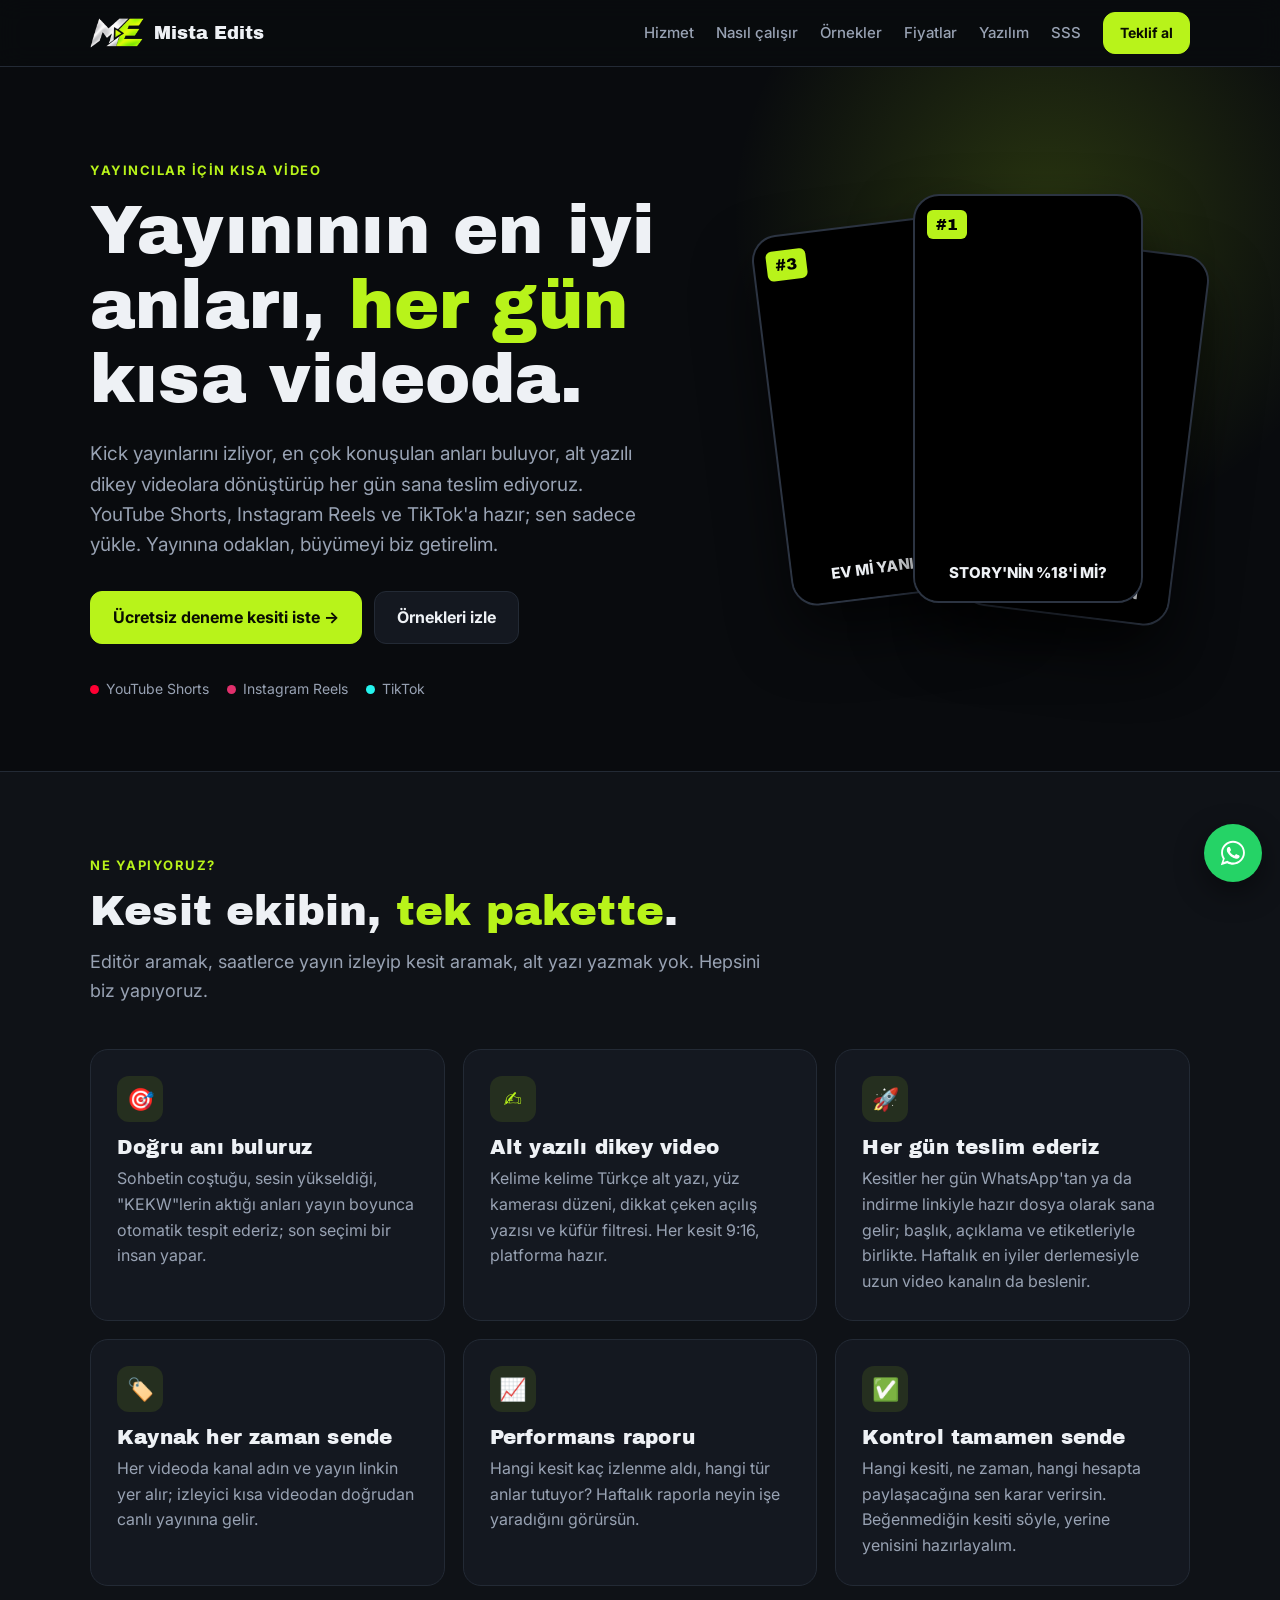
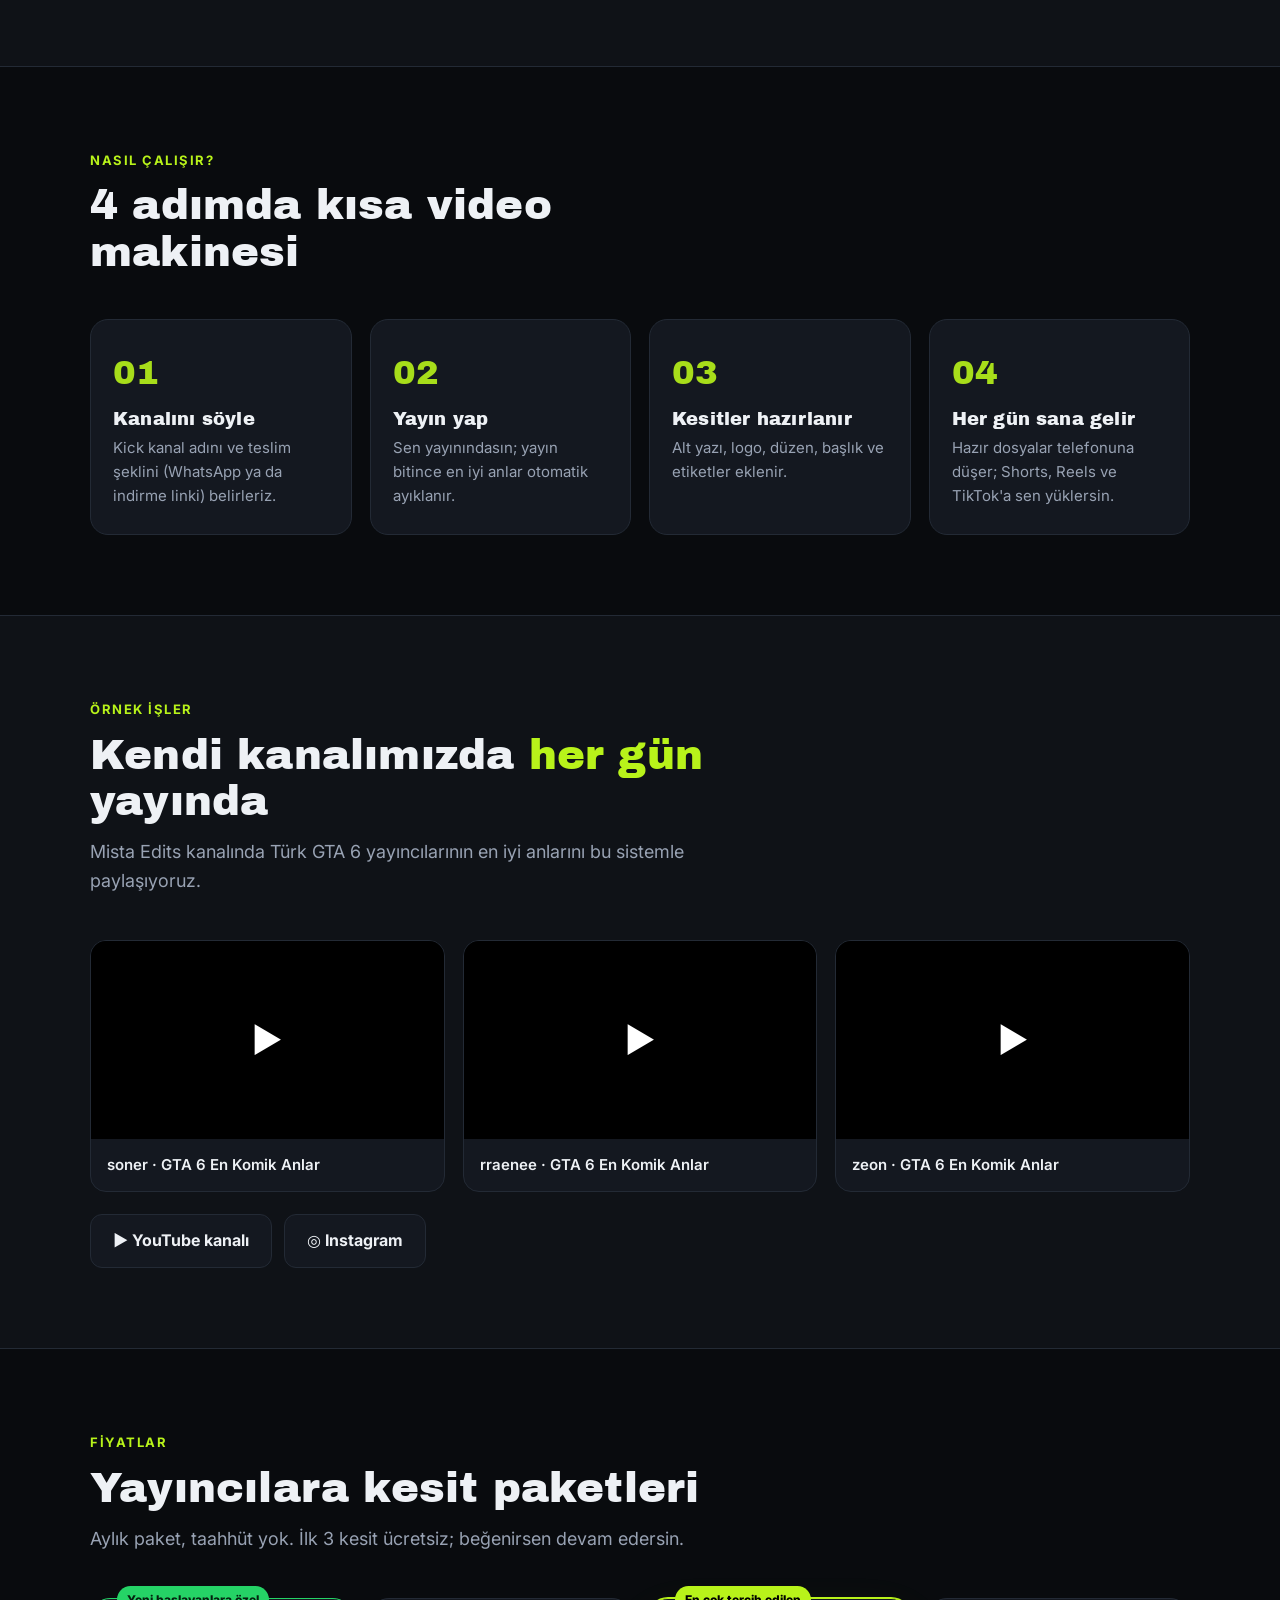
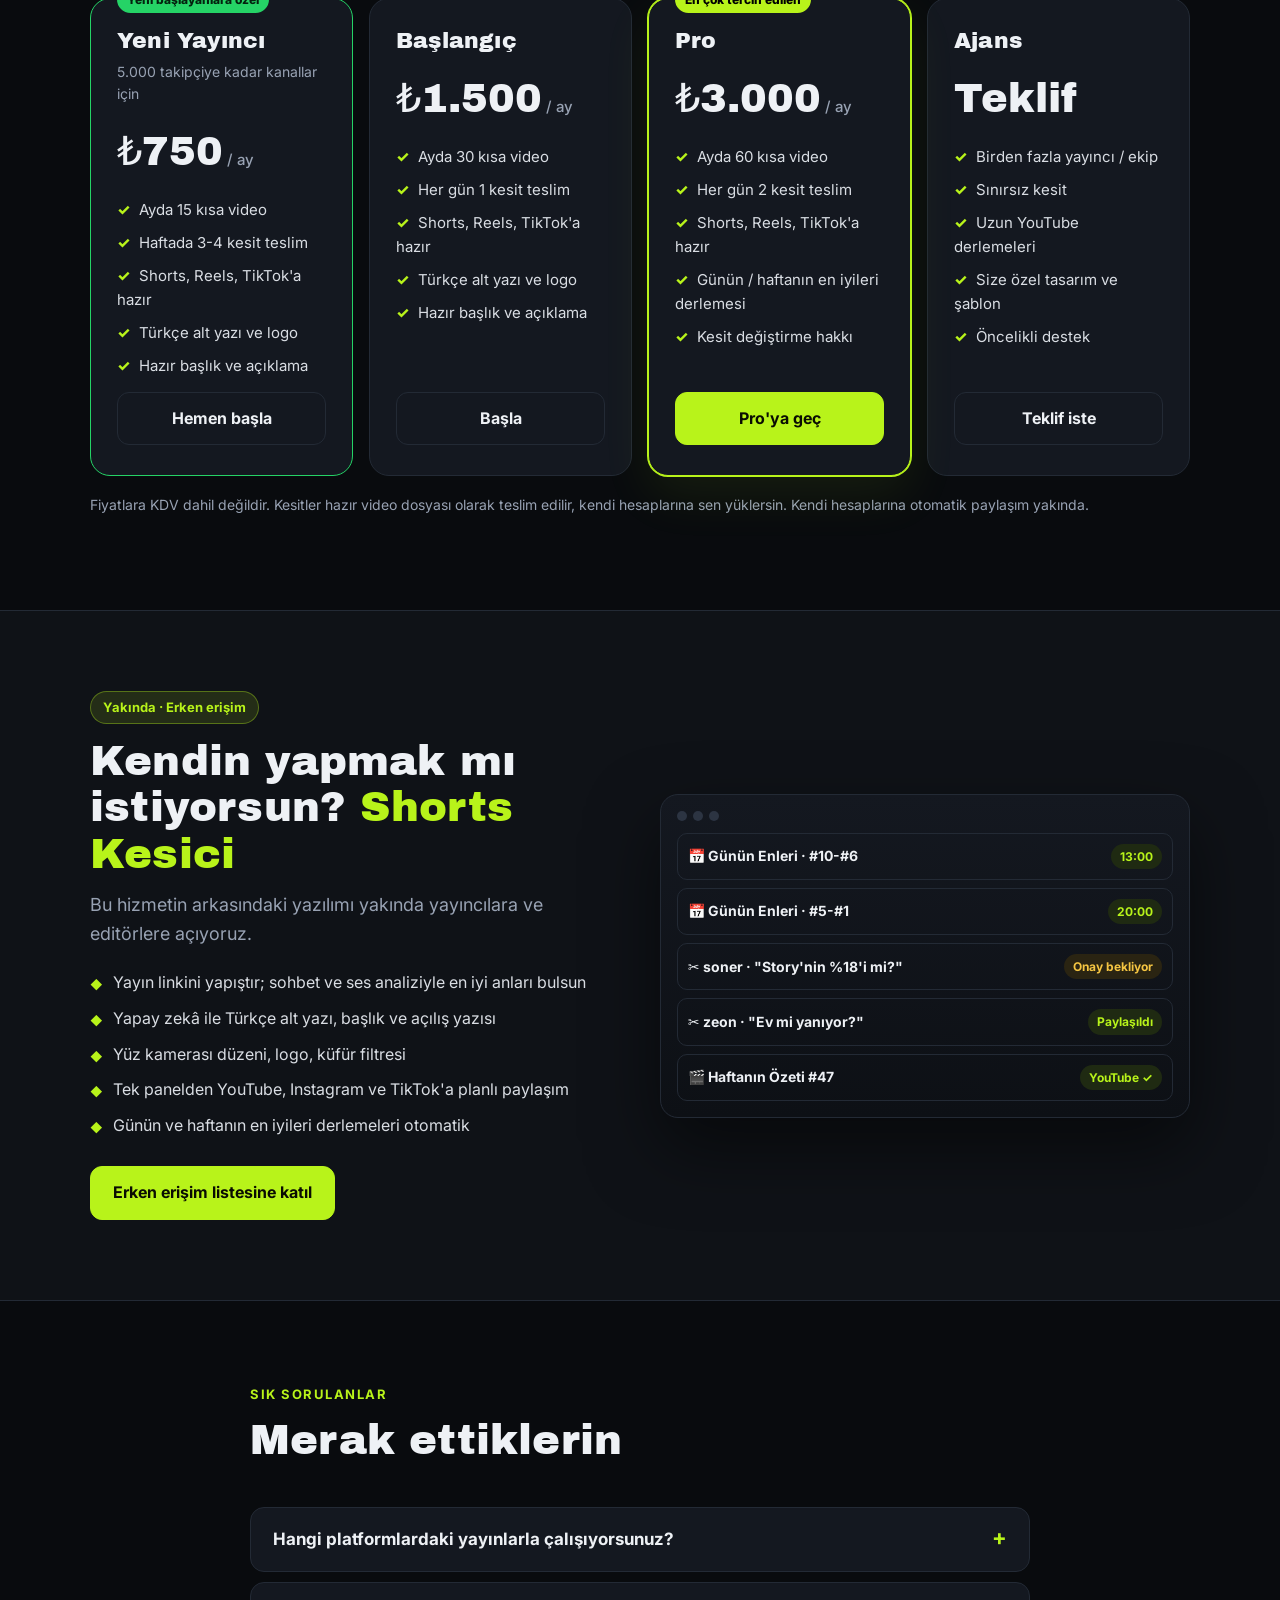
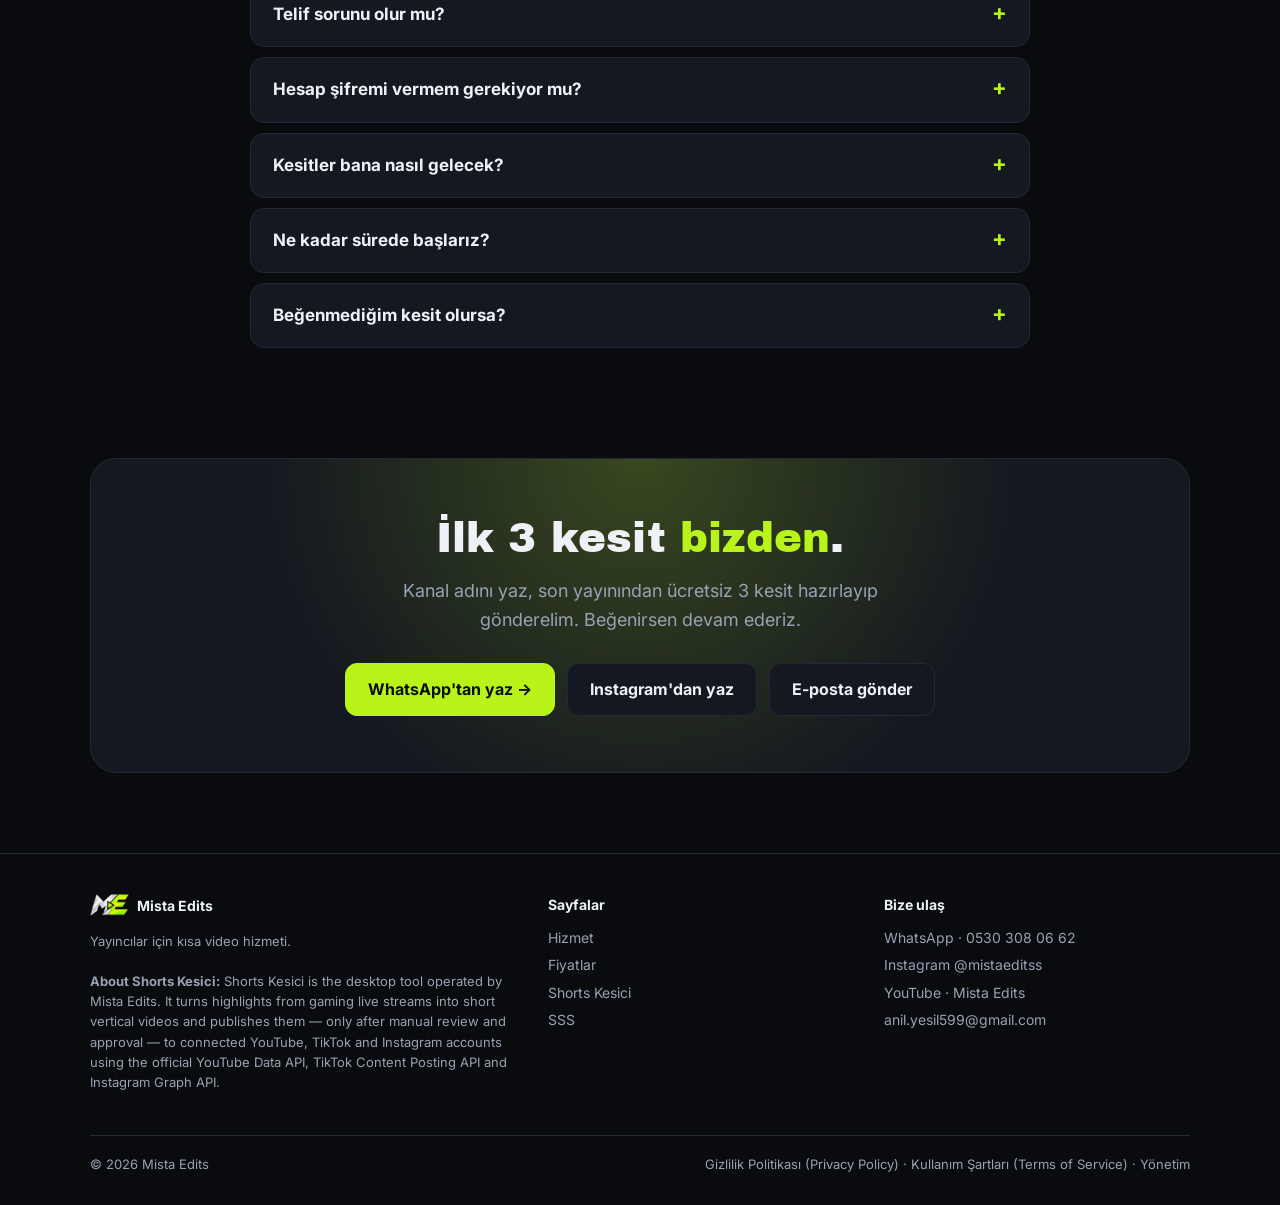
<file: index.html>
<!doctype html>
<html lang="tr">
<head>
<meta charset="utf-8">
<meta name="viewport" content="width=device-width, initial-scale=1">
<title>Mista Edits — Yayıncılar için Shorts, Reels ve TikTok kesitleri</title>
<meta name="description" content="Kick yayınlarının en iyi anlarını dikey videolara dönüştürüp YouTube Shorts, Instagram Reels ve TikTok'ta paylaşıyoruz. Yayıncılara kesit hizmeti ve Shorts Kesici yazılımı.">
<meta property="og:title" content="Mista Edits — Yayınının en iyi anları, her gün kısa videoda">
<meta property="og:description" content="Yayıncılara kesit hizmeti: alt yazılı dikey videolar, günde 2 paylaşım, 3 platform.">
<meta property="og:image" content="logo.png">
<link rel="icon" href="favicon.png">
<link rel="preconnect" href="https://fonts.googleapis.com"><link rel="preconnect" href="https://fonts.gstatic.com" crossorigin>
<link href="https://fonts.googleapis.com/css2?family=Archivo+Black&family=Inter:wght@400;500;600;700&display=swap" rel="stylesheet">
<style>
:root{--bg:#090b0e;--bg2:#0f1217;--card:#141820;--line:#232a35;--txt:#eef1f5;--mut:#98a2b3;--lime:#b8f31a;--lime2:#7fdc0a;--silver:#d9dde3}
*{box-sizing:border-box}
html{scroll-behavior:smooth}
body{margin:0;background:var(--bg);color:var(--txt);font:16px/1.6 Inter,system-ui,Segoe UI,Arial,sans-serif;overflow-x:hidden}
a{color:inherit}
.wrap{max-width:1140px;margin:0 auto;padding:0 20px}
h1,h2,h3{font-family:"Archivo Black",Inter,sans-serif;font-weight:400;letter-spacing:.2px;line-height:1.1;margin:0}
h2{font-size:clamp(28px,4vw,42px)}
.lime{color:var(--lime)}
.eyebrow{display:inline-block;font-size:13px;font-weight:700;letter-spacing:1.5px;text-transform:uppercase;color:var(--lime);margin-bottom:12px}
.mut{color:var(--mut)}
.btn{display:inline-flex;align-items:center;gap:8px;padding:13px 22px;border-radius:12px;font-weight:700;text-decoration:none;border:1px solid var(--line);background:var(--card);transition:.15s}
.btn:hover{transform:translateY(-1px);border-color:#3a4555}
.btn.pri{background:var(--lime);border-color:var(--lime);color:#0a0d02}
.btn.pri:hover{background:#c9ff3a}
/* nav */
nav{position:sticky;top:0;z-index:20;background:rgba(9,11,14,.82);backdrop-filter:blur(12px);border-bottom:1px solid var(--line)}
nav .wrap{display:flex;align-items:center;gap:22px;height:66px}
nav .brand{display:flex;align-items:center;gap:10px;text-decoration:none;font-family:"Archivo Black";font-size:18px;margin-right:auto}
nav .brand img{height:30px}
nav .links{display:flex;gap:22px;font-size:15px;font-weight:500}
nav .links a{text-decoration:none;color:var(--mut)}nav .links a:hover{color:var(--txt)}
nav .btn{padding:9px 16px;font-size:14px}
@media(max-width:860px){nav .links{display:none}}
/* hero */
.hero{position:relative;padding:90px 0 70px;overflow:hidden}
.hero:before{content:"";position:absolute;inset:-30% -10% auto auto;width:720px;height:720px;background:radial-gradient(circle,rgba(184,243,26,.18),transparent 62%);pointer-events:none}
.hero .wrap{display:grid;grid-template-columns:1.15fr .85fr;gap:50px;align-items:center}
.hero h1{font-size:clamp(38px,6vw,68px)}
.hero p.lead{font-size:19px;color:var(--mut);max-width:560px;margin:22px 0 30px}
.hero .ctas{display:flex;gap:12px;flex-wrap:wrap}
.hero .plats{display:flex;gap:18px;margin-top:34px;color:var(--mut);font-size:14px;flex-wrap:wrap}
.hero .plats span{display:flex;align-items:center;gap:7px}
.dot{width:9px;height:9px;border-radius:50%;display:inline-block}
.phones{position:relative;height:470px}
.phone{position:absolute;width:210px;aspect-ratio:9/16;border-radius:26px;border:2px solid #2c3442;background:#000 center/cover;box-shadow:0 30px 60px rgba(0,0,0,.6);overflow:hidden}
.phone:after{content:"";position:absolute;inset:0;background:linear-gradient(180deg,transparent 55%,rgba(0,0,0,.75))}
.phone .cap{position:absolute;left:12px;right:12px;bottom:16px;z-index:2;font-weight:800;font-size:15px;text-transform:uppercase;text-align:center;text-shadow:0 2px 6px #000}
.phone .num{position:absolute;left:12px;top:14px;z-index:2;background:var(--lime);color:#000;font-family:"Archivo Black";padding:2px 9px;border-radius:6px}
.phone.a{left:6%;top:30px;transform:rotate(-7deg)}
.phone.b{left:38%;top:0;z-index:2;width:230px}
.phone.c{right:0;top:50px;transform:rotate(7deg)}
@media(max-width:860px){.hero .wrap{grid-template-columns:1fr}.phones{height:380px}.phone{width:160px}.phone.b{width:175px}.hero{padding-top:50px}}
/* sections */
section{padding:80px 0}
.sec-head{max-width:680px;margin-bottom:44px}
.sec-head p{color:var(--mut);font-size:18px;margin:14px 0 0}
.grid3{display:grid;grid-template-columns:repeat(3,1fr);gap:18px}
.grid2{display:grid;grid-template-columns:repeat(2,1fr);gap:18px}
@media(max-width:860px){.grid3,.grid2{grid-template-columns:1fr}}
.card{background:var(--card);border:1px solid var(--line);border-radius:18px;padding:26px}
.card h3{font-size:20px;margin:14px 0 8px}
.card p{color:var(--mut);margin:0}
.ico{width:46px;height:46px;border-radius:12px;display:grid;place-items:center;background:rgba(184,243,26,.1);color:var(--lime);font-size:22px}
.alt{background:var(--bg2);border-top:1px solid var(--line);border-bottom:1px solid var(--line)}
/* steps */
.steps{counter-reset:s;display:grid;grid-template-columns:repeat(4,1fr);gap:18px}
@media(max-width:860px){.steps{grid-template-columns:1fr 1fr}}
@media(max-width:520px){.steps{grid-template-columns:1fr}}
.step{position:relative;padding:26px 22px;border-radius:18px;border:1px solid var(--line);background:var(--card)}
.step:before{counter-increment:s;content:"0" counter(s);font-family:"Archivo Black";font-size:34px;color:var(--lime);opacity:.9}
.step h3{font-size:18px;margin:10px 0 6px}.step p{color:var(--mut);margin:0;font-size:15px}
/* showcase */
.shows{display:grid;grid-template-columns:repeat(3,1fr);gap:18px}
@media(max-width:860px){.shows{grid-template-columns:1fr}}
.show{display:block;text-decoration:none;border-radius:16px;overflow:hidden;border:1px solid var(--line);background:var(--card)}
.show .th{aspect-ratio:16/9;background:#000 center/cover;position:relative}
.show .th:after{content:"▶";position:absolute;inset:0;display:grid;place-items:center;font-size:34px;color:#fff;background:rgba(0,0,0,.25);transition:.15s}
.show:hover .th:after{background:rgba(0,0,0,.05);color:var(--lime)}
.show .t{padding:14px 16px;font-weight:600;font-size:15px}
/* pricing */
.prices{display:grid;grid-template-columns:repeat(4,1fr);gap:16px;align-items:stretch}
@media(max-width:1100px){.prices{grid-template-columns:repeat(2,1fr)}}
@media(max-width:600px){.prices{grid-template-columns:1fr}}
.price.new:before{content:"Yeni başlayanlara özel";position:absolute;top:-13px;left:26px;background:#25d366;color:#04210f;font-size:12px;font-weight:800;padding:4px 10px;border-radius:99px}
.price.new{position:relative;border-color:#25d366}
.price .who{color:var(--mut);font-size:14px;margin-top:-6px}
.price{display:flex;flex-direction:column;gap:14px;background:var(--card);border:1px solid var(--line);border-radius:20px;padding:30px 26px}
.price.hot{border-color:var(--lime);box-shadow:0 0 0 1px var(--lime),0 20px 50px rgba(184,243,26,.08);position:relative}
.price.hot:before{content:"En çok tercih edilen";position:absolute;top:-13px;left:26px;background:var(--lime);color:#000;font-size:12px;font-weight:800;padding:4px 10px;border-radius:99px}
.price h3{font-size:22px}
.price .amt{font-family:"Archivo Black";font-size:40px}.price .amt small{font-family:Inter;font-size:15px;color:var(--mut);font-weight:500}
.price ul{list-style:none;padding:0;margin:0;display:flex;flex-direction:column;gap:9px;color:var(--silver);font-size:15px;flex:1}
.price li:before{content:"✓";color:var(--lime);font-weight:800;margin-right:9px}
.price .btn{justify-content:center}
.note{color:var(--mut);font-size:14px;margin-top:18px}
/* software */
.soft{display:grid;grid-template-columns:1fr 1fr;gap:40px;align-items:center}
@media(max-width:860px){.soft{grid-template-columns:1fr}}
.mock{border-radius:18px;border:1px solid var(--line);background:linear-gradient(180deg,#141820,#0d1015);padding:16px;box-shadow:0 30px 70px rgba(0,0,0,.5)}
.mock .bar{display:flex;gap:6px;margin-bottom:12px}.mock .bar i{width:10px;height:10px;border-radius:50%;background:#2c3442}
.mock .row{display:flex;gap:10px;align-items:center;padding:10px;border:1px solid var(--line);border-radius:10px;margin-top:8px;font-size:14px}
.mock .row b{margin-right:auto}
.tag{font-size:12px;font-weight:700;padding:3px 9px;border-radius:99px;background:#1f2a12;color:var(--lime)}
.tag.w{background:#2a2412;color:#f5c542}
.feat{list-style:none;padding:0;margin:22px 0 28px;display:grid;gap:10px}
.feat li{display:flex;gap:10px;color:var(--silver)}.feat li:before{content:"◆";color:var(--lime);font-size:12px;margin-top:5px}
.badge-soon{display:inline-block;background:rgba(184,243,26,.12);color:var(--lime);border:1px solid rgba(184,243,26,.35);font-weight:700;font-size:13px;padding:5px 12px;border-radius:99px;margin-bottom:14px}
/* faq */
details.q{border:1px solid var(--line);background:var(--card);border-radius:14px;padding:18px 22px;margin-bottom:10px}
details.q summary{cursor:pointer;font-weight:700;font-size:17px;list-style:none;display:flex;justify-content:space-between;gap:10px}
details.q summary:after{content:"+";color:var(--lime);font-size:22px;line-height:1}
details.q[open] summary:after{content:"–"}
details.q p{color:var(--mut);margin:12px 0 0}
/* cta */
.cta{border-radius:26px;padding:56px 40px;text-align:center;background:radial-gradient(circle at 50% 0,rgba(184,243,26,.22),transparent 60%),var(--card);border:1px solid var(--line)}
.cta p{color:var(--mut);font-size:18px;max-width:560px;margin:16px auto 28px}
.cta .ctas{display:flex;gap:12px;justify-content:center;flex-wrap:wrap}
/* footer */
footer{border-top:1px solid var(--line);padding:40px 0 30px;color:var(--mut);font-size:14px}
footer .wrap{display:grid;grid-template-columns:1.4fr 1fr 1fr;gap:30px}
@media(max-width:760px){footer .wrap{grid-template-columns:1fr}}
footer b{color:var(--txt);display:block;margin-bottom:10px}
footer a{display:block;text-decoration:none;margin:5px 0}footer a:hover{color:var(--txt)}
footer .legal{grid-column:1/-1;border-top:1px solid var(--line);padding-top:18px;display:flex;justify-content:space-between;gap:14px;flex-wrap:wrap;font-size:13px}
footer .legal a{display:inline;margin:0}
.wa{position:fixed;right:18px;bottom:18px;z-index:30;width:58px;height:58px;border-radius:50%;background:#25d366;display:grid;place-items:center;box-shadow:0 10px 30px rgba(0,0,0,.45);transition:.15s}
.wa:hover{transform:scale(1.07)}
.about-app{font-size:13px;line-height:1.55;max-width:560px}
</style>
</head>
<body>

<nav><div class="wrap">
  <a class="brand" href="#"><img src="logo.png" alt="Mista Edits logosu">Mista Edits</a>
  <div class="links"><a href="#hizmet">Hizmet</a><a href="#nasil">Nasıl çalışır</a><a href="#ornekler">Örnekler</a><a href="#fiyat">Fiyatlar</a><a href="#yazilim">Yazılım</a><a href="#sss">SSS</a></div>
  <a class="btn pri" href="https://wa.me/905303080662?text=Merhaba%2C%20Mista%20Edits%20kesit%20hizmeti%20hakk%C4%B1nda%20bilgi%20almak%20istiyorum." target="_blank" rel="noopener">Teklif al</a>
</div></nav>

<header class="hero"><div class="wrap">
  <div>
    <span class="eyebrow">Yayıncılar için kısa video</span>
    <h1>Yayınının en iyi anları, <span class="lime">her gün</span> kısa videoda.</h1>
    <p class="lead">Kick yayınlarını izliyor, en çok konuşulan anları buluyor, alt yazılı dikey videolara dönüştürüp her gün sana teslim ediyoruz. YouTube Shorts, Instagram Reels ve TikTok'a hazır; sen sadece yükle. Yayınına odaklan, büyümeyi biz getirelim.</p>
    <div class="ctas"><a class="btn pri" href="#iletisim">Ücretsiz deneme kesiti iste →</a><a class="btn" href="#ornekler">Örnekleri izle</a></div>
    <div class="plats"><span><i class="dot" style="background:#ff0033"></i>YouTube Shorts</span><span><i class="dot" style="background:#e1306c"></i>Instagram Reels</span><span><i class="dot" style="background:#25f4ee"></i>TikTok</span></div>
  </div>
  <div class="phones" aria-hidden="true">
    <div class="phone a" style="background-image:url(https://i.ytimg.com/vi/YkBSnXGDPws/hqdefault.jpg)"><span class="num">#3</span><div class="cap">Ev mi yanıyor?!</div></div>
    <div class="phone b" style="background-image:url(https://i.ytimg.com/vi/j7htrMkqupY/hqdefault.jpg)"><span class="num">#1</span><div class="cap">Story'nin %18'i mi?</div></div>
    <div class="phone c" style="background-image:url(https://i.ytimg.com/vi/J17_6w19JOU/hqdefault.jpg)"><span class="num">#2</span><div class="cap">Bu ne oluyor lan</div></div>
  </div>
</div></header>

<section id="hizmet" class="alt"><div class="wrap">
  <div class="sec-head"><span class="eyebrow">Ne yapıyoruz?</span><h2>Kesit ekibin, <span class="lime">tek pakette</span>.</h2><p>Editör aramak, saatlerce yayın izleyip kesit aramak, alt yazı yazmak yok. Hepsini biz yapıyoruz.</p></div>
  <div class="grid3">
    <div class="card"><div class="ico">🎯</div><h3>Doğru anı buluruz</h3><p>Sohbetin coştuğu, sesin yükseldiği, "KEKW"lerin aktığı anları yayın boyunca otomatik tespit ederiz; son seçimi bir insan yapar.</p></div>
    <div class="card"><div class="ico">✍️</div><h3>Alt yazılı dikey video</h3><p>Kelime kelime Türkçe alt yazı, yüz kamerası düzeni, dikkat çeken açılış yazısı ve küfür filtresi. Her kesit 9:16, platforma hazır.</p></div>
    <div class="card"><div class="ico">🚀</div><h3>Her gün teslim ederiz</h3><p>Kesitler her gün WhatsApp'tan ya da indirme linkiyle hazır dosya olarak sana gelir; başlık, açıklama ve etiketleriyle birlikte. Haftalık en iyiler derlemesiyle uzun video kanalın da beslenir.</p></div>
    <div class="card"><div class="ico">🏷️</div><h3>Kaynak her zaman sende</h3><p>Her videoda kanal adın ve yayın linkin yer alır; izleyici kısa videodan doğrudan canlı yayınına gelir.</p></div>
    <div class="card"><div class="ico">📈</div><h3>Performans raporu</h3><p>Hangi kesit kaç izlenme aldı, hangi tür anlar tutuyor? Haftalık raporla neyin işe yaradığını görürsün.</p></div>
    <div class="card"><div class="ico">✅</div><h3>Kontrol tamamen sende</h3><p>Hangi kesiti, ne zaman, hangi hesapta paylaşacağına sen karar verirsin. Beğenmediğin kesiti söyle, yerine yenisini hazırlayalım.</p></div>
  </div>
</div></section>

<section id="nasil"><div class="wrap">
  <div class="sec-head"><span class="eyebrow">Nasıl çalışır?</span><h2>4 adımda kısa video makinesi</h2></div>
  <div class="steps">
    <div class="step"><h3>Kanalını söyle</h3><p>Kick kanal adını ve teslim şeklini (WhatsApp ya da indirme linki) belirleriz.</p></div>
    <div class="step"><h3>Yayın yap</h3><p>Sen yayınındasın; yayın bitince en iyi anlar otomatik ayıklanır.</p></div>
    <div class="step"><h3>Kesitler hazırlanır</h3><p>Alt yazı, logo, düzen, başlık ve etiketler eklenir.</p></div>
    <div class="step"><h3>Her gün sana gelir</h3><p>Hazır dosyalar telefonuna düşer; Shorts, Reels ve TikTok'a sen yüklersin.</p></div>
  </div>
</div></section>

<section id="ornekler" class="alt"><div class="wrap">
  <div class="sec-head"><span class="eyebrow">Örnek işler</span><h2>Kendi kanalımızda <span class="lime">her gün</span> yayında</h2><p>Mista Edits kanalında Türk GTA 6 yayıncılarının en iyi anlarını bu sistemle paylaşıyoruz.</p></div>
  <div class="shows">
    <a class="show" href="https://youtu.be/j7htrMkqupY" target="_blank" rel="noopener"><div class="th" style="background-image:url(https://i.ytimg.com/vi/j7htrMkqupY/hqdefault.jpg)"></div><div class="t">soner · GTA 6 En Komik Anlar</div></a>
    <a class="show" href="https://youtu.be/J17_6w19JOU" target="_blank" rel="noopener"><div class="th" style="background-image:url(https://i.ytimg.com/vi/J17_6w19JOU/hqdefault.jpg)"></div><div class="t">rraenee · GTA 6 En Komik Anlar</div></a>
    <a class="show" href="https://youtu.be/YkBSnXGDPws" target="_blank" rel="noopener"><div class="th" style="background-image:url(https://i.ytimg.com/vi/YkBSnXGDPws/hqdefault.jpg)"></div><div class="t">zeon · GTA 6 En Komik Anlar</div></a>
  </div>
  <div style="margin-top:22px;display:flex;gap:12px;flex-wrap:wrap">
    <a class="btn" href="https://www.youtube.com/channel/UCo17Wp3sk7KxEy4gw29RjQA" target="_blank" rel="noopener">▶ YouTube kanalı</a>
    <a class="btn" href="https://www.instagram.com/mistaeditss/" target="_blank" rel="noopener">◎ Instagram</a>
  </div>
</div></section>

<section id="fiyat"><div class="wrap">
  <div class="sec-head"><span class="eyebrow">Fiyatlar</span><h2>Yayıncılara kesit paketleri</h2><p>Aylık paket, taahhüt yok. İlk 3 kesit ücretsiz; beğenirsen devam edersin.</p></div>
  <div class="prices">
    <div class="price new"><h3>Yeni Yayıncı</h3><div class="who">5.000 takipçiye kadar kanallar için</div><div class="amt">₺750<small> / ay</small></div>
      <ul><li>Ayda 15 kısa video</li><li>Haftada 3-4 kesit teslim</li><li>Shorts, Reels, TikTok'a hazır</li><li>Türkçe alt yazı ve logo</li><li>Hazır başlık ve açıklama</li></ul>
      <a class="btn" href="https://wa.me/905303080662?text=Merhaba%2C%20Yeni%20Yay%C4%B1nc%C4%B1%20paketi%20hakk%C4%B1nda%20bilgi%20almak%20istiyorum." target="_blank" rel="noopener">Hemen başla</a></div>
    <div class="price"><h3>Başlangıç</h3><div class="amt">₺1.500<small> / ay</small></div>
      <ul><li>Ayda 30 kısa video</li><li>Her gün 1 kesit teslim</li><li>Shorts, Reels, TikTok'a hazır</li><li>Türkçe alt yazı ve logo</li><li>Hazır başlık ve açıklama</li></ul>
      <a class="btn" href="#iletisim">Başla</a></div>
    <div class="price hot"><h3>Pro</h3><div class="amt">₺3.000<small> / ay</small></div>
      <ul><li>Ayda 60 kısa video</li><li>Her gün 2 kesit teslim</li><li>Shorts, Reels, TikTok'a hazır</li><li>Günün / haftanın en iyileri derlemesi</li><li>Kesit değiştirme hakkı</li></ul>
      <a class="btn pri" href="#iletisim">Pro'ya geç</a></div>
    <div class="price"><h3>Ajans</h3><div class="amt">Teklif</div>
      <ul><li>Birden fazla yayıncı / ekip</li><li>Sınırsız kesit</li><li>Uzun YouTube derlemeleri</li><li>Size özel tasarım ve şablon</li><li>Öncelikli destek</li></ul>
      <a class="btn" href="#iletisim">Teklif iste</a></div>
  </div>
  <p class="note">Fiyatlara KDV dahil değildir. Kesitler hazır video dosyası olarak teslim edilir, kendi hesaplarına sen yüklersin. Kendi hesaplarına otomatik paylaşım yakında.</p>
</div></section>

<section id="yazilim" class="alt"><div class="wrap soft">
  <div>
    <span class="badge-soon">Yakında · Erken erişim</span>
    <h2>Kendin yapmak mı istiyorsun? <span class="lime">Shorts Kesici</span></h2>
    <p class="mut" style="font-size:18px;margin-top:14px">Bu hizmetin arkasındaki yazılımı yakında yayıncılara ve editörlere açıyoruz.</p>
    <ul class="feat">
      <li>Yayın linkini yapıştır; sohbet ve ses analiziyle en iyi anları bulsun</li>
      <li>Yapay zekâ ile Türkçe alt yazı, başlık ve açılış yazısı</li>
      <li>Yüz kamerası düzeni, logo, küfür filtresi</li>
      <li>Tek panelden YouTube, Instagram ve TikTok'a planlı paylaşım</li>
      <li>Günün ve haftanın en iyileri derlemeleri otomatik</li>
    </ul>
    <a class="btn pri" href="#iletisim">Erken erişim listesine katıl</a>
  </div>
  <div class="mock" aria-hidden="true">
    <div class="bar"><i></i><i></i><i></i></div>
    <div class="row"><b>📅 Günün Enleri · #10-#6</b><span class="tag">13:00</span></div>
    <div class="row"><b>📅 Günün Enleri · #5-#1</b><span class="tag">20:00</span></div>
    <div class="row"><b>✂️ soner · "Story'nin %18'i mi?"</b><span class="tag w">Onay bekliyor</span></div>
    <div class="row"><b>✂️ zeon · "Ev mi yanıyor?"</b><span class="tag">Paylaşıldı</span></div>
    <div class="row"><b>🎬 Haftanın Özeti #47</b><span class="tag">YouTube ✓</span></div>
  </div>
</div></section>

<section id="sss"><div class="wrap" style="max-width:820px">
  <div class="sec-head"><span class="eyebrow">Sık sorulanlar</span><h2>Merak ettiklerin</h2></div>
  <details class="q"><summary>Hangi platformlardaki yayınlarla çalışıyorsunuz?</summary><p>Şu an Kick: canlı yayınlar ve bitmiş yayın kayıtları (VOD). Twitch ve YouTube desteği yolda; bu platformlarda yayın yapıyorsan bize yaz, öncelik verelim.</p></details>
  <details class="q"><summary>Telif sorunu olur mu?</summary><p>Videolar senin içeriğin olduğu için kendi hesaplarında sorun olmaz. Oyun içi müzik veya yayında çalan şarkılar varsa o kısımları kesitten çıkarırız.</p></details>
  <details class="q"><summary>Hesap şifremi vermem gerekiyor mu?</summary><p>Hayır. Kesitler sana hazır dosya olarak gelir, kendin yüklersin; hesaplarına hiç erişmeyiz.</p></details>
  <details class="q"><summary>Kesitler bana nasıl gelecek?</summary><p>Her gün WhatsApp'tan ya da indirme linkiyle; videonun yanında hazır başlık, açıklama ve etiketler de olur. Kopyala, yapıştır, yükle.</p></details>
  <details class="q"><summary>Ne kadar sürede başlarız?</summary><p>Kanal bilgilerini aldıktan sonra genellikle 24 saat içinde ilk kesitler hazır olur.</p></details>
  <details class="q"><summary>Beğenmediğim kesit olursa?</summary><p>Kesitleri sen yüklediğin için beğenmediğin hiçbir şey kanalına çıkmaz. Söylemen yeterli, yerine yenisini hazırlarız.</p></details>
</div></section>

<section id="iletisim" style="padding-top:20px"><div class="wrap">
  <div class="cta">
    <h2>İlk 3 kesit <span class="lime">bizden</span>.</h2>
    <p>Kanal adını yaz, son yayınından ücretsiz 3 kesit hazırlayıp gönderelim. Beğenirsen devam ederiz.</p>
    <div class="ctas">
      <a class="btn pri" href="https://wa.me/905303080662?text=Merhaba%2C%20Mista%20Edits%20kesit%20hizmeti%20hakk%C4%B1nda%20bilgi%20almak%20istiyorum." target="_blank" rel="noopener">WhatsApp'tan yaz →</a>
      <a class="btn" href="https://ig.me/m/mistaeditss" target="_blank" rel="noopener">Instagram'dan yaz</a>
      <a class="btn" href="mailto:anil.yesil599@gmail.com?subject=Mista%20Edits%20%E2%80%94%20Kesit%20hizmeti">E-posta gönder</a>
    </div>
  </div>
</div></section>

<footer><div class="wrap">
  <div>
    <b><img src="logo.png" alt="" style="height:22px;vertical-align:-5px;margin-right:8px">Mista Edits</b>
    <p class="about-app">Yayıncılar için kısa video hizmeti.<br><br>
    <span lang="en"><strong>About Shorts Kesici:</strong> Shorts Kesici is the desktop tool operated by Mista Edits. It turns highlights from gaming live streams into short vertical videos and publishes them — only after manual review and approval — to connected YouTube, TikTok and Instagram accounts using the official YouTube Data API, TikTok Content Posting API and Instagram Graph API.</span></p>
  </div>
  <div><b>Sayfalar</b><a href="#hizmet">Hizmet</a><a href="#fiyat">Fiyatlar</a><a href="#yazilim">Shorts Kesici</a><a href="#sss">SSS</a></div>
  <div><b>Bize ulaş</b><a href="https://wa.me/905303080662" target="_blank" rel="noopener">WhatsApp · 0530 308 06 62</a><a href="https://www.instagram.com/mistaeditss/" target="_blank" rel="noopener">Instagram @mistaeditss</a><a href="https://www.youtube.com/channel/UCo17Wp3sk7KxEy4gw29RjQA" target="_blank" rel="noopener">YouTube · Mista Edits</a><a href="mailto:anil.yesil599@gmail.com">anil.yesil599@gmail.com</a></div>
  <div class="legal"><span>© <span id="yr">2026</span> Mista Edits</span><span><a href="privacy-policy.html">Gizlilik Politikası (Privacy Policy)</a> · <a href="terms-of-service.html">Kullanım Şartları (Terms of Service)</a> · <a href="http://127.0.0.1:5055/" title="Yönetim paneli">Yönetim</a></span></div>
</div></footer>
<a class="wa" href="https://wa.me/905303080662?text=Merhaba%2C%20Mista%20Edits%20kesit%20hizmeti%20hakk%C4%B1nda%20bilgi%20almak%20istiyorum." target="_blank" rel="noopener" aria-label="WhatsApp'tan yaz"><svg viewBox="0 0 32 32" width="30" height="30" fill="#fff" aria-hidden="true"><path d="M16 3C9 3 3.3 8.6 3.3 15.6c0 2.4.7 4.7 1.9 6.7L3 29l6.9-2.2c1.9 1 4 1.6 6.1 1.6 7 0 12.7-5.6 12.7-12.6S23 3 16 3zm0 23.1c-2 0-3.9-.6-5.5-1.6l-.4-.2-4.1 1.3 1.3-4-.3-.4c-1.1-1.7-1.7-3.6-1.7-5.6C5.3 9.8 10.1 5 16 5s10.7 4.7 10.7 10.6S21.9 26.1 16 26.1zm5.9-7.9c-.3-.2-1.9-.9-2.2-1-.3-.1-.5-.2-.7.2-.2.3-.8 1-1 1.2-.2.2-.4.2-.7.1-.3-.2-1.4-.5-2.6-1.6-1-.9-1.6-1.9-1.8-2.3-.2-.3 0-.5.1-.7l.5-.6c.2-.2.2-.3.3-.5.1-.2 0-.4 0-.6l-1-2.4c-.3-.6-.5-.5-.7-.5h-.6c-.2 0-.6.1-.9.4-.3.3-1.2 1.1-1.2 2.8s1.2 3.2 1.4 3.5c.2.2 2.4 3.6 5.8 5 .8.3 1.4.5 1.9.7.8.3 1.5.2 2.1.1.6-.1 1.9-.8 2.2-1.5.3-.7.3-1.4.2-1.5-.1-.2-.3-.3-.6-.4z"/></svg></a>
<script>document.getElementById("yr").textContent=new Date().getFullYear()</script>
</body>
</html>
</file>
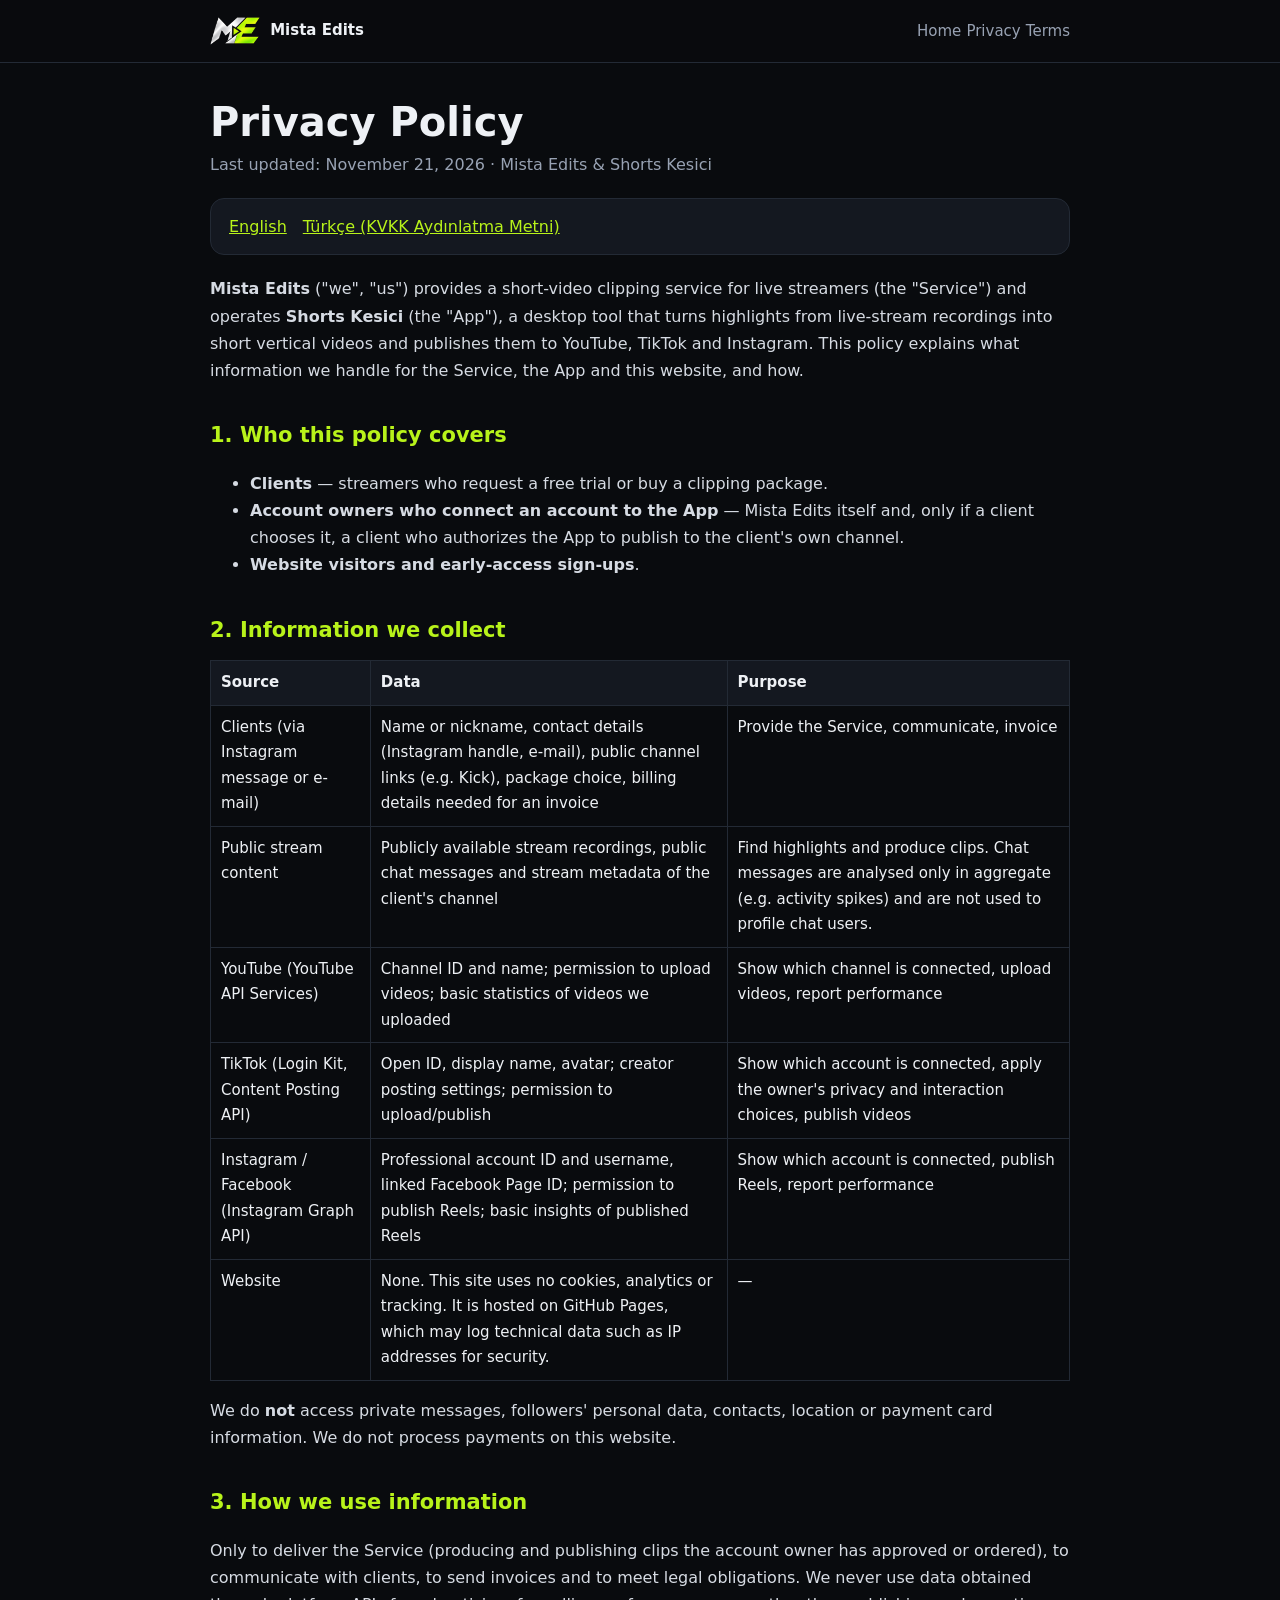
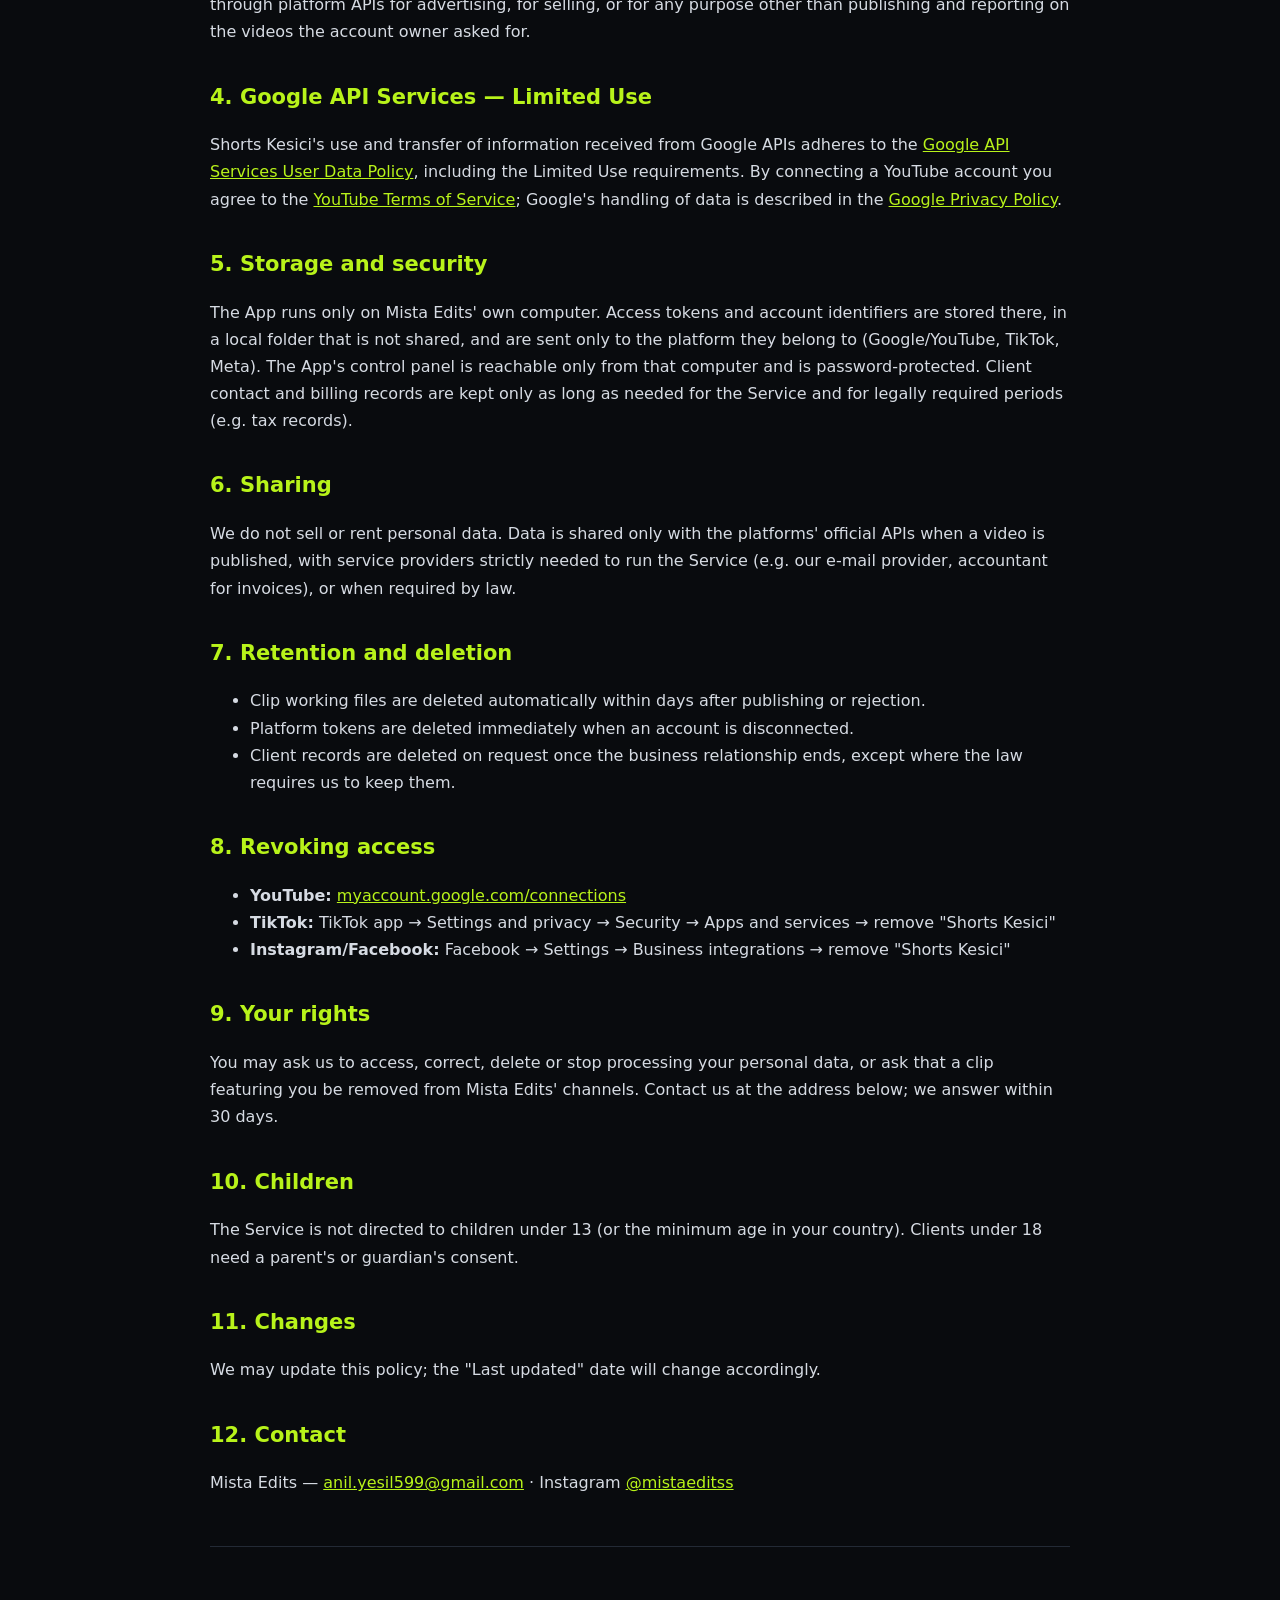
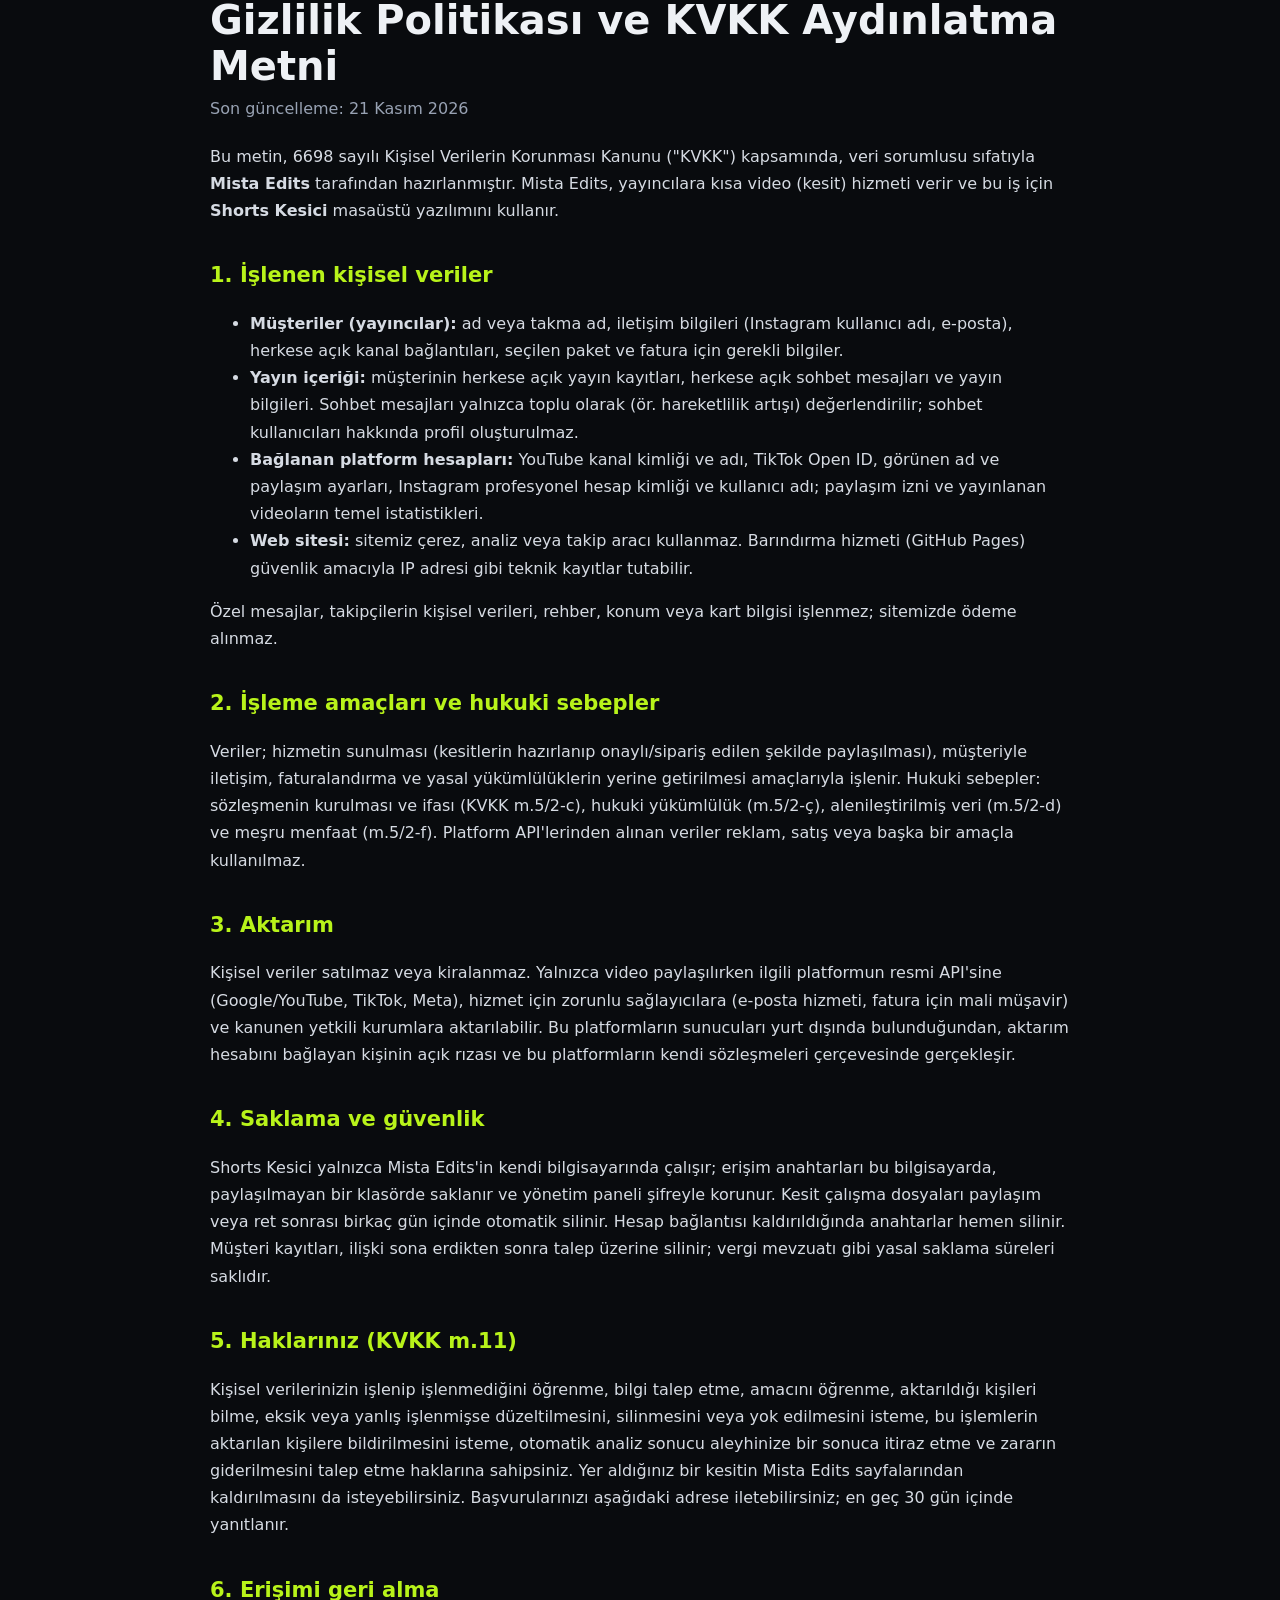
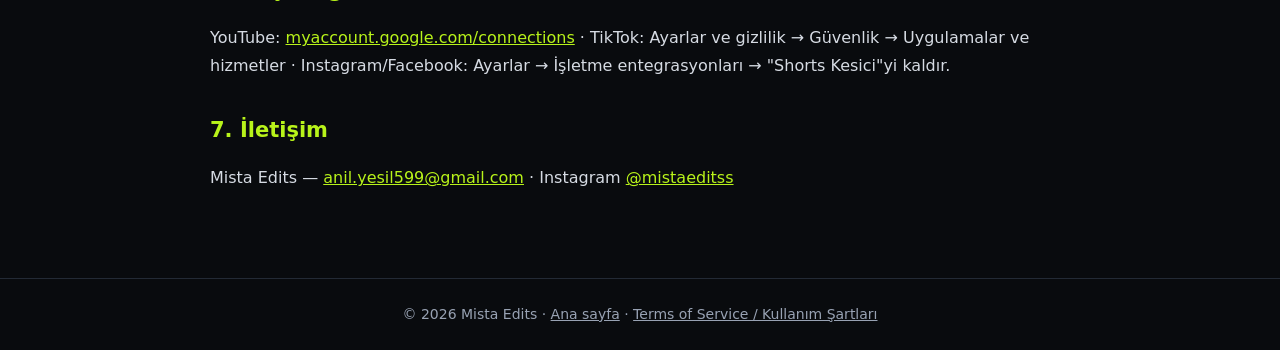
<file: privacy-policy.html>
<!doctype html>
<html lang="en">
<head>
<meta charset="utf-8">
<meta name="viewport" content="width=device-width, initial-scale=1">
<title>Privacy Policy — Mista Edits &amp; Shorts Kesici</title>
<link rel="icon" href="favicon.png">
<link rel="stylesheet" href="legal.css">
</head>
<body>
<nav><div class="w"><a class="brand" href="./"><img src="logo.png" alt="">Mista Edits</a><span class="links"><a href="./">Home</a> <a href="privacy-policy.html">Privacy</a> <a href="terms-of-service.html">Terms</a></span></div></nav>
<main>
<h1>Privacy Policy</h1>
<p class="upd">Last updated: November 21, 2026 · Mista Edits &amp; Shorts Kesici</p>
<div class="toc"><a href="#en">English</a><a href="#tr">Türkçe (KVKK Aydınlatma Metni)</a></div>

<section id="en">
<p><strong>Mista Edits</strong> ("we", "us") provides a short-video clipping service for live streamers (the "Service") and operates <strong>Shorts Kesici</strong> (the "App"), a desktop tool that turns highlights from live-stream recordings into short vertical videos and publishes them to YouTube, TikTok and Instagram. This policy explains what information we handle for the Service, the App and this website, and how.</p>

<h2>1. Who this policy covers</h2>
<ul>
<li><strong>Clients</strong> — streamers who request a free trial or buy a clipping package.</li>
<li><strong>Account owners who connect an account to the App</strong> — Mista Edits itself and, only if a client chooses it, a client who authorizes the App to publish to the client's own channel.</li>
<li><strong>Website visitors and early-access sign-ups</strong>.</li>
</ul>

<h2>2. Information we collect</h2>
<table>
<tr><th>Source</th><th>Data</th><th>Purpose</th></tr>
<tr><td>Clients (via Instagram message or e-mail)</td><td>Name or nickname, contact details (Instagram handle, e-mail), public channel links (e.g. Kick), package choice, billing details needed for an invoice</td><td>Provide the Service, communicate, invoice</td></tr>
<tr><td>Public stream content</td><td>Publicly available stream recordings, public chat messages and stream metadata of the client's channel</td><td>Find highlights and produce clips. Chat messages are analysed only in aggregate (e.g. activity spikes) and are not used to profile chat users.</td></tr>
<tr><td>YouTube (YouTube API Services)</td><td>Channel ID and name; permission to upload videos; basic statistics of videos we uploaded</td><td>Show which channel is connected, upload videos, report performance</td></tr>
<tr><td>TikTok (Login Kit, Content Posting API)</td><td>Open ID, display name, avatar; creator posting settings; permission to upload/publish</td><td>Show which account is connected, apply the owner's privacy and interaction choices, publish videos</td></tr>
<tr><td>Instagram / Facebook (Instagram Graph API)</td><td>Professional account ID and username, linked Facebook Page ID; permission to publish Reels; basic insights of published Reels</td><td>Show which account is connected, publish Reels, report performance</td></tr>
<tr><td>Website</td><td>None. This site uses no cookies, analytics or tracking. It is hosted on GitHub Pages, which may log technical data such as IP addresses for security.</td><td>—</td></tr>
</table>
<p>We do <strong>not</strong> access private messages, followers' personal data, contacts, location or payment card information. We do not process payments on this website.</p>

<h2>3. How we use information</h2>
<p>Only to deliver the Service (producing and publishing clips the account owner has approved or ordered), to communicate with clients, to send invoices and to meet legal obligations. We never use data obtained through platform APIs for advertising, for selling, or for any purpose other than publishing and reporting on the videos the account owner asked for.</p>

<h2>4. Google API Services — Limited Use</h2>
<p>Shorts Kesici's use and transfer of information received from Google APIs adheres to the <a href="https://developers.google.com/terms/api-services-user-data-policy">Google API Services User Data Policy</a>, including the Limited Use requirements. By connecting a YouTube account you agree to the <a href="https://www.youtube.com/t/terms">YouTube Terms of Service</a>; Google's handling of data is described in the <a href="https://policies.google.com/privacy">Google Privacy Policy</a>.</p>

<h2>5. Storage and security</h2>
<p>The App runs only on Mista Edits' own computer. Access tokens and account identifiers are stored there, in a local folder that is not shared, and are sent only to the platform they belong to (Google/YouTube, TikTok, Meta). The App's control panel is reachable only from that computer and is password-protected. Client contact and billing records are kept only as long as needed for the Service and for legally required periods (e.g. tax records).</p>

<h2>6. Sharing</h2>
<p>We do not sell or rent personal data. Data is shared only with the platforms' official APIs when a video is published, with service providers strictly needed to run the Service (e.g. our e-mail provider, accountant for invoices), or when required by law.</p>

<h2>7. Retention and deletion</h2>
<ul>
<li>Clip working files are deleted automatically within days after publishing or rejection.</li>
<li>Platform tokens are deleted immediately when an account is disconnected.</li>
<li>Client records are deleted on request once the business relationship ends, except where the law requires us to keep them.</li>
</ul>

<h2>8. Revoking access</h2>
<ul>
<li><strong>YouTube:</strong> <a href="https://myaccount.google.com/connections">myaccount.google.com/connections</a></li>
<li><strong>TikTok:</strong> TikTok app → Settings and privacy → Security → Apps and services → remove "Shorts Kesici"</li>
<li><strong>Instagram/Facebook:</strong> Facebook → Settings → Business integrations → remove "Shorts Kesici"</li>
</ul>

<h2>9. Your rights</h2>
<p>You may ask us to access, correct, delete or stop processing your personal data, or ask that a clip featuring you be removed from Mista Edits' channels. Contact us at the address below; we answer within 30 days.</p>

<h2>10. Children</h2>
<p>The Service is not directed to children under 13 (or the minimum age in your country). Clients under 18 need a parent's or guardian's consent.</p>

<h2>11. Changes</h2>
<p>We may update this policy; the "Last updated" date will change accordingly.</p>

<h2>12. Contact</h2>
<p>Mista Edits — <a href="mailto:anil.yesil599@gmail.com">anil.yesil599@gmail.com</a> · Instagram <a href="https://www.instagram.com/mistaeditss/">@mistaeditss</a></p>
</section>

<hr>

<section id="tr" lang="tr">
<h1>Gizlilik Politikası ve KVKK Aydınlatma Metni</h1>
<p class="upd">Son güncelleme: 21 Kasım 2026</p>
<p>Bu metin, 6698 sayılı Kişisel Verilerin Korunması Kanunu ("KVKK") kapsamında, veri sorumlusu sıfatıyla <strong>Mista Edits</strong> tarafından hazırlanmıştır. Mista Edits, yayıncılara kısa video (kesit) hizmeti verir ve bu iş için <strong>Shorts Kesici</strong> masaüstü yazılımını kullanır.</p>

<h2>1. İşlenen kişisel veriler</h2>
<ul>
<li><strong>Müşteriler (yayıncılar):</strong> ad veya takma ad, iletişim bilgileri (Instagram kullanıcı adı, e-posta), herkese açık kanal bağlantıları, seçilen paket ve fatura için gerekli bilgiler.</li>
<li><strong>Yayın içeriği:</strong> müşterinin herkese açık yayın kayıtları, herkese açık sohbet mesajları ve yayın bilgileri. Sohbet mesajları yalnızca toplu olarak (ör. hareketlilik artışı) değerlendirilir; sohbet kullanıcıları hakkında profil oluşturulmaz.</li>
<li><strong>Bağlanan platform hesapları:</strong> YouTube kanal kimliği ve adı, TikTok Open ID, görünen ad ve paylaşım ayarları, Instagram profesyonel hesap kimliği ve kullanıcı adı; paylaşım izni ve yayınlanan videoların temel istatistikleri.</li>
<li><strong>Web sitesi:</strong> sitemiz çerez, analiz veya takip aracı kullanmaz. Barındırma hizmeti (GitHub Pages) güvenlik amacıyla IP adresi gibi teknik kayıtlar tutabilir.</li>
</ul>
<p>Özel mesajlar, takipçilerin kişisel verileri, rehber, konum veya kart bilgisi işlenmez; sitemizde ödeme alınmaz.</p>

<h2>2. İşleme amaçları ve hukuki sebepler</h2>
<p>Veriler; hizmetin sunulması (kesitlerin hazırlanıp onaylı/sipariş edilen şekilde paylaşılması), müşteriyle iletişim, faturalandırma ve yasal yükümlülüklerin yerine getirilmesi amaçlarıyla işlenir. Hukuki sebepler: sözleşmenin kurulması ve ifası (KVKK m.5/2-c), hukuki yükümlülük (m.5/2-ç), alenileştirilmiş veri (m.5/2-d) ve meşru menfaat (m.5/2-f). Platform API'lerinden alınan veriler reklam, satış veya başka bir amaçla kullanılmaz.</p>

<h2>3. Aktarım</h2>
<p>Kişisel veriler satılmaz veya kiralanmaz. Yalnızca video paylaşılırken ilgili platformun resmi API'sine (Google/YouTube, TikTok, Meta), hizmet için zorunlu sağlayıcılara (e-posta hizmeti, fatura için mali müşavir) ve kanunen yetkili kurumlara aktarılabilir. Bu platformların sunucuları yurt dışında bulunduğundan, aktarım hesabını bağlayan kişinin açık rızası ve bu platformların kendi sözleşmeleri çerçevesinde gerçekleşir.</p>

<h2>4. Saklama ve güvenlik</h2>
<p>Shorts Kesici yalnızca Mista Edits'in kendi bilgisayarında çalışır; erişim anahtarları bu bilgisayarda, paylaşılmayan bir klasörde saklanır ve yönetim paneli şifreyle korunur. Kesit çalışma dosyaları paylaşım veya ret sonrası birkaç gün içinde otomatik silinir. Hesap bağlantısı kaldırıldığında anahtarlar hemen silinir. Müşteri kayıtları, ilişki sona erdikten sonra talep üzerine silinir; vergi mevzuatı gibi yasal saklama süreleri saklıdır.</p>

<h2>5. Haklarınız (KVKK m.11)</h2>
<p>Kişisel verilerinizin işlenip işlenmediğini öğrenme, bilgi talep etme, amacını öğrenme, aktarıldığı kişileri bilme, eksik veya yanlış işlenmişse düzeltilmesini, silinmesini veya yok edilmesini isteme, bu işlemlerin aktarılan kişilere bildirilmesini isteme, otomatik analiz sonucu aleyhinize bir sonuca itiraz etme ve zararın giderilmesini talep etme haklarına sahipsiniz. Yer aldığınız bir kesitin Mista Edits sayfalarından kaldırılmasını da isteyebilirsiniz. Başvurularınızı aşağıdaki adrese iletebilirsiniz; en geç 30 gün içinde yanıtlanır.</p>

<h2>6. Erişimi geri alma</h2>
<p>YouTube: <a href="https://myaccount.google.com/connections">myaccount.google.com/connections</a> · TikTok: Ayarlar ve gizlilik → Güvenlik → Uygulamalar ve hizmetler · Instagram/Facebook: Ayarlar → İşletme entegrasyonları → "Shorts Kesici"yi kaldır.</p>

<h2>7. İletişim</h2>
<p>Mista Edits — <a href="mailto:anil.yesil599@gmail.com">anil.yesil599@gmail.com</a> · Instagram <a href="https://www.instagram.com/mistaeditss/">@mistaeditss</a></p>
</section>
</main>
<footer>© 2026 Mista Edits · <a href="./">Ana sayfa</a> · <a href="terms-of-service.html">Terms of Service / Kullanım Şartları</a></footer>
</body>
</html>
</file>
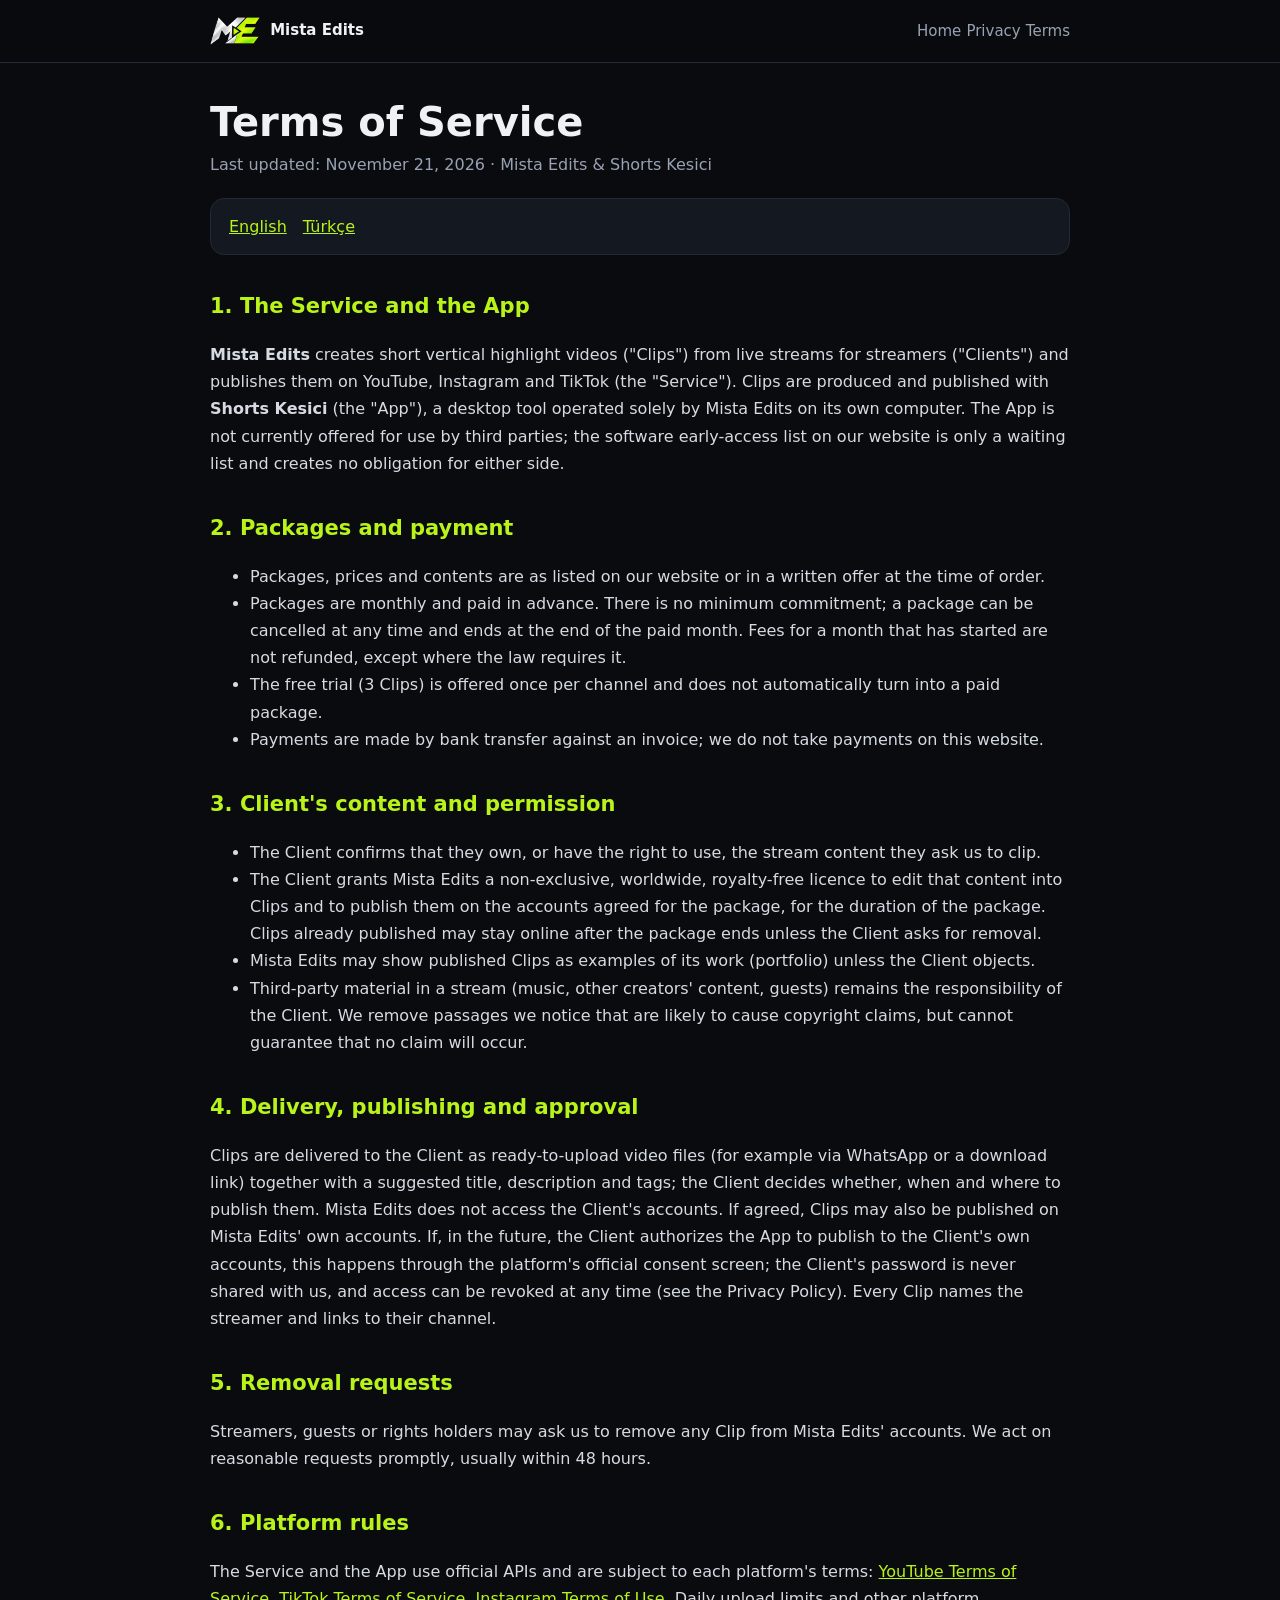
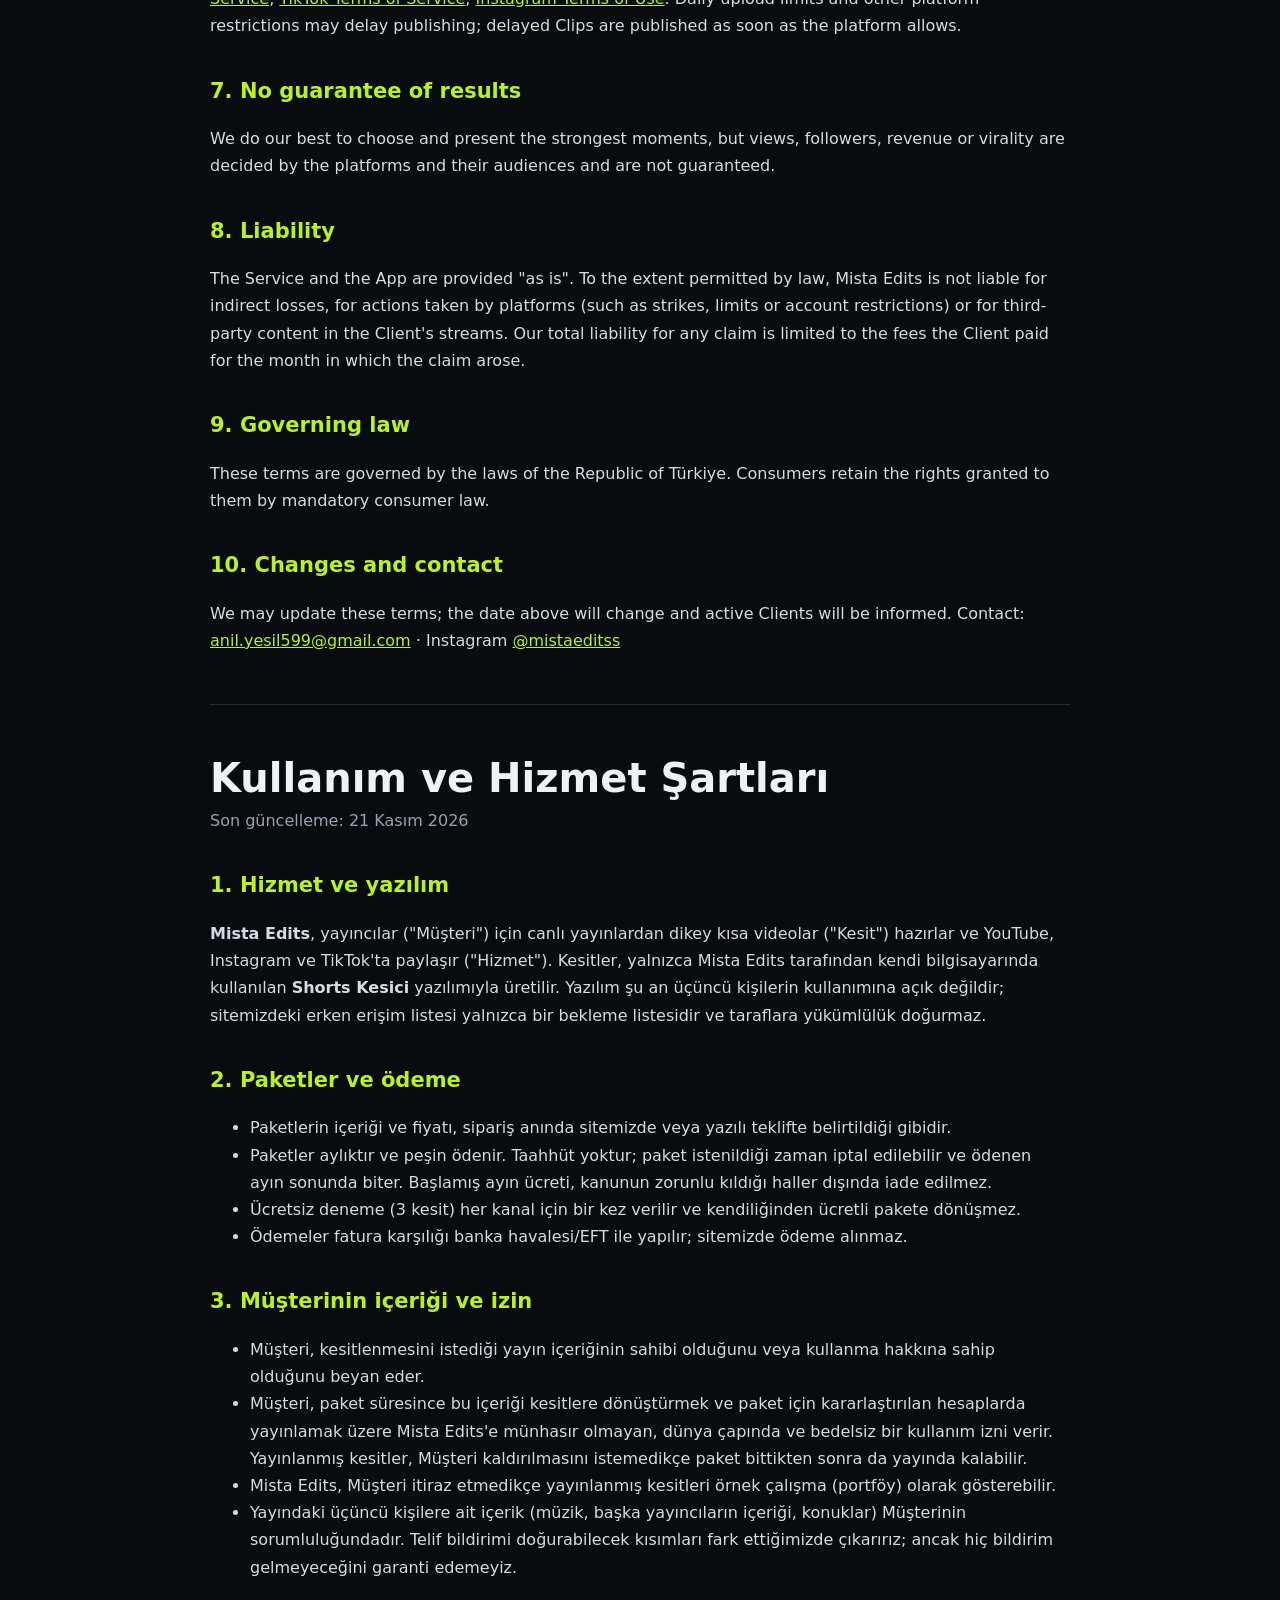
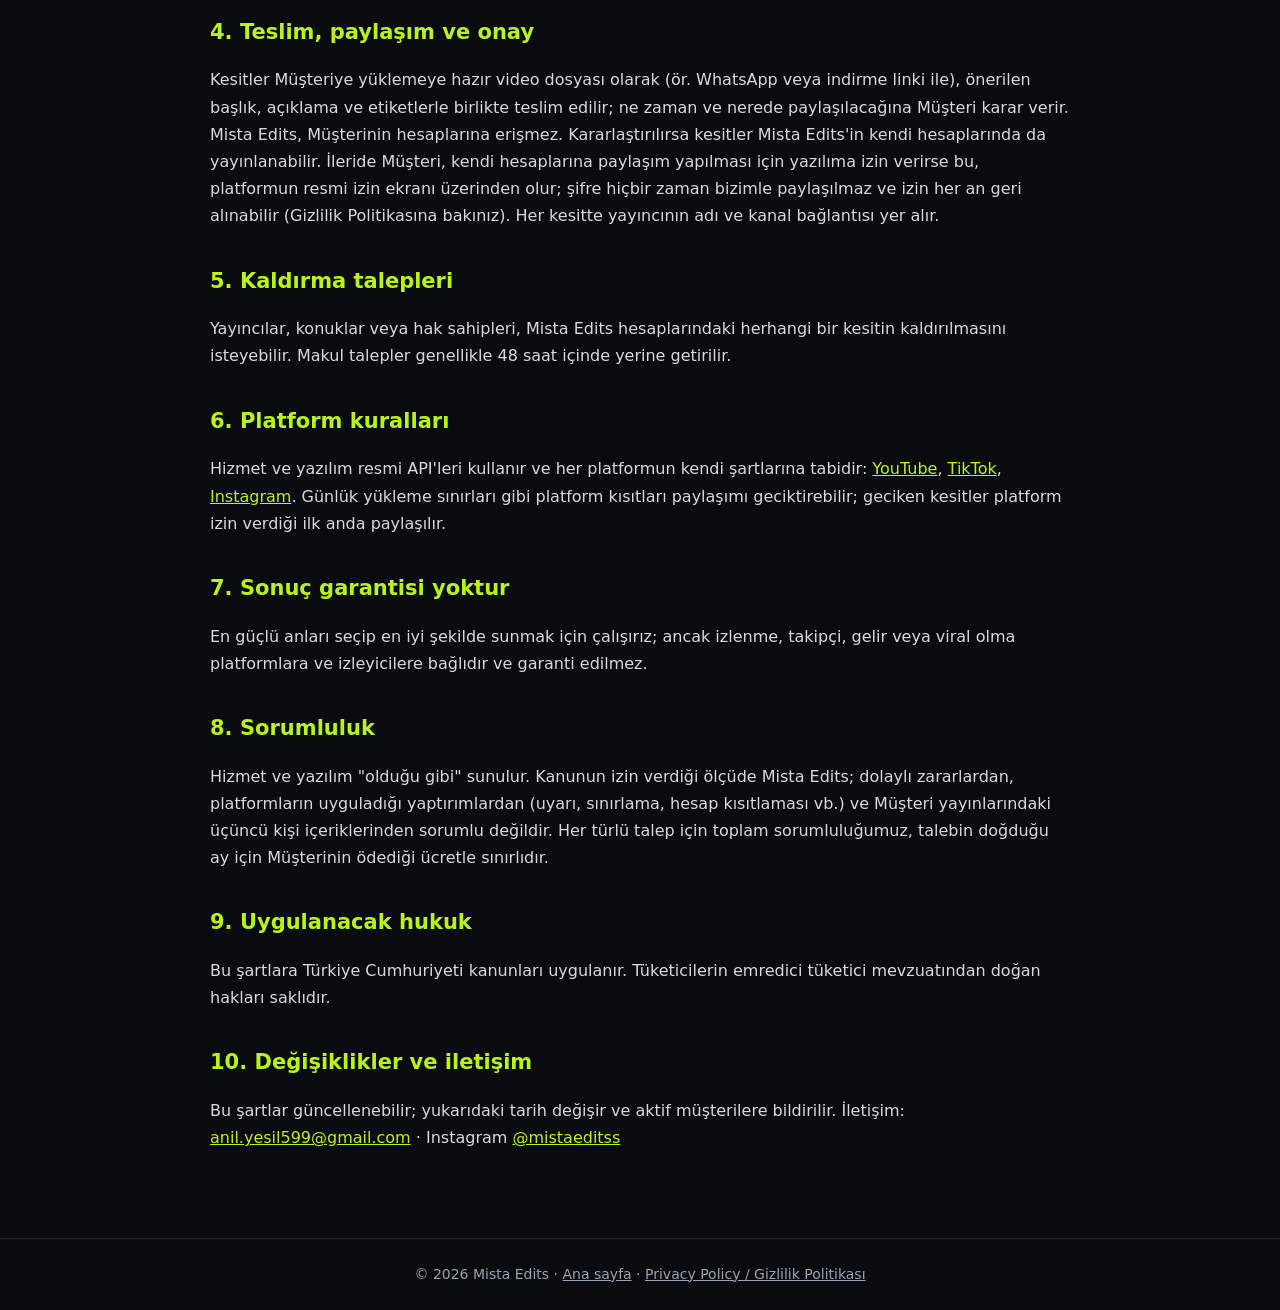
<file: terms-of-service.html>
<!doctype html>
<html lang="en">
<head>
<meta charset="utf-8">
<meta name="viewport" content="width=device-width, initial-scale=1">
<title>Terms of Service — Mista Edits &amp; Shorts Kesici</title>
<link rel="icon" href="favicon.png">
<link rel="stylesheet" href="legal.css">
</head>
<body>
<nav><div class="w"><a class="brand" href="./"><img src="logo.png" alt="">Mista Edits</a><span class="links"><a href="./">Home</a> <a href="privacy-policy.html">Privacy</a> <a href="terms-of-service.html">Terms</a></span></div></nav>
<main>
<h1>Terms of Service</h1>
<p class="upd">Last updated: November 21, 2026 · Mista Edits &amp; Shorts Kesici</p>
<div class="toc"><a href="#en">English</a><a href="#tr">Türkçe</a></div>

<section id="en">
<h2>1. The Service and the App</h2>
<p><strong>Mista Edits</strong> creates short vertical highlight videos ("Clips") from live streams for streamers ("Clients") and publishes them on YouTube, Instagram and TikTok (the "Service"). Clips are produced and published with <strong>Shorts Kesici</strong> (the "App"), a desktop tool operated solely by Mista Edits on its own computer. The App is not currently offered for use by third parties; the software early-access list on our website is only a waiting list and creates no obligation for either side.</p>

<h2>2. Packages and payment</h2>
<ul>
<li>Packages, prices and contents are as listed on our website or in a written offer at the time of order.</li>
<li>Packages are monthly and paid in advance. There is no minimum commitment; a package can be cancelled at any time and ends at the end of the paid month. Fees for a month that has started are not refunded, except where the law requires it.</li>
<li>The free trial (3 Clips) is offered once per channel and does not automatically turn into a paid package.</li>
<li>Payments are made by bank transfer against an invoice; we do not take payments on this website.</li>
</ul>

<h2>3. Client's content and permission</h2>
<ul>
<li>The Client confirms that they own, or have the right to use, the stream content they ask us to clip.</li>
<li>The Client grants Mista Edits a non-exclusive, worldwide, royalty-free licence to edit that content into Clips and to publish them on the accounts agreed for the package, for the duration of the package. Clips already published may stay online after the package ends unless the Client asks for removal.</li>
<li>Mista Edits may show published Clips as examples of its work (portfolio) unless the Client objects.</li>
<li>Third-party material in a stream (music, other creators' content, guests) remains the responsibility of the Client. We remove passages we notice that are likely to cause copyright claims, but cannot guarantee that no claim will occur.</li>
</ul>

<h2>4. Delivery, publishing and approval</h2>
<p>Clips are delivered to the Client as ready-to-upload video files (for example via WhatsApp or a download link) together with a suggested title, description and tags; the Client decides whether, when and where to publish them. Mista Edits does not access the Client's accounts. If agreed, Clips may also be published on Mista Edits' own accounts. If, in the future, the Client authorizes the App to publish to the Client's own accounts, this happens through the platform's official consent screen; the Client's password is never shared with us, and access can be revoked at any time (see the Privacy Policy). Every Clip names the streamer and links to their channel.</p>

<h2>5. Removal requests</h2>
<p>Streamers, guests or rights holders may ask us to remove any Clip from Mista Edits' accounts. We act on reasonable requests promptly, usually within 48 hours.</p>

<h2>6. Platform rules</h2>
<p>The Service and the App use official APIs and are subject to each platform's terms: <a href="https://www.youtube.com/t/terms">YouTube Terms of Service</a>, <a href="https://www.tiktok.com/legal/terms-of-service">TikTok Terms of Service</a>, <a href="https://help.instagram.com/581066165581870">Instagram Terms of Use</a>. Daily upload limits and other platform restrictions may delay publishing; delayed Clips are published as soon as the platform allows.</p>

<h2>7. No guarantee of results</h2>
<p>We do our best to choose and present the strongest moments, but views, followers, revenue or virality are decided by the platforms and their audiences and are not guaranteed.</p>

<h2>8. Liability</h2>
<p>The Service and the App are provided "as is". To the extent permitted by law, Mista Edits is not liable for indirect losses, for actions taken by platforms (such as strikes, limits or account restrictions) or for third-party content in the Client's streams. Our total liability for any claim is limited to the fees the Client paid for the month in which the claim arose.</p>

<h2>9. Governing law</h2>
<p>These terms are governed by the laws of the Republic of Türkiye. Consumers retain the rights granted to them by mandatory consumer law.</p>

<h2>10. Changes and contact</h2>
<p>We may update these terms; the date above will change and active Clients will be informed. Contact: <a href="mailto:anil.yesil599@gmail.com">anil.yesil599@gmail.com</a> · Instagram <a href="https://www.instagram.com/mistaeditss/">@mistaeditss</a></p>
</section>

<hr>

<section id="tr" lang="tr">
<h1>Kullanım ve Hizmet Şartları</h1>
<p class="upd">Son güncelleme: 21 Kasım 2026</p>

<h2>1. Hizmet ve yazılım</h2>
<p><strong>Mista Edits</strong>, yayıncılar ("Müşteri") için canlı yayınlardan dikey kısa videolar ("Kesit") hazırlar ve YouTube, Instagram ve TikTok'ta paylaşır ("Hizmet"). Kesitler, yalnızca Mista Edits tarafından kendi bilgisayarında kullanılan <strong>Shorts Kesici</strong> yazılımıyla üretilir. Yazılım şu an üçüncü kişilerin kullanımına açık değildir; sitemizdeki erken erişim listesi yalnızca bir bekleme listesidir ve taraflara yükümlülük doğurmaz.</p>

<h2>2. Paketler ve ödeme</h2>
<ul>
<li>Paketlerin içeriği ve fiyatı, sipariş anında sitemizde veya yazılı teklifte belirtildiği gibidir.</li>
<li>Paketler aylıktır ve peşin ödenir. Taahhüt yoktur; paket istenildiği zaman iptal edilebilir ve ödenen ayın sonunda biter. Başlamış ayın ücreti, kanunun zorunlu kıldığı haller dışında iade edilmez.</li>
<li>Ücretsiz deneme (3 kesit) her kanal için bir kez verilir ve kendiliğinden ücretli pakete dönüşmez.</li>
<li>Ödemeler fatura karşılığı banka havalesi/EFT ile yapılır; sitemizde ödeme alınmaz.</li>
</ul>

<h2>3. Müşterinin içeriği ve izin</h2>
<ul>
<li>Müşteri, kesitlenmesini istediği yayın içeriğinin sahibi olduğunu veya kullanma hakkına sahip olduğunu beyan eder.</li>
<li>Müşteri, paket süresince bu içeriği kesitlere dönüştürmek ve paket için kararlaştırılan hesaplarda yayınlamak üzere Mista Edits'e münhasır olmayan, dünya çapında ve bedelsiz bir kullanım izni verir. Yayınlanmış kesitler, Müşteri kaldırılmasını istemedikçe paket bittikten sonra da yayında kalabilir.</li>
<li>Mista Edits, Müşteri itiraz etmedikçe yayınlanmış kesitleri örnek çalışma (portföy) olarak gösterebilir.</li>
<li>Yayındaki üçüncü kişilere ait içerik (müzik, başka yayıncıların içeriği, konuklar) Müşterinin sorumluluğundadır. Telif bildirimi doğurabilecek kısımları fark ettiğimizde çıkarırız; ancak hiç bildirim gelmeyeceğini garanti edemeyiz.</li>
</ul>

<h2>4. Teslim, paylaşım ve onay</h2>
<p>Kesitler Müşteriye yüklemeye hazır video dosyası olarak (ör. WhatsApp veya indirme linki ile), önerilen başlık, açıklama ve etiketlerle birlikte teslim edilir; ne zaman ve nerede paylaşılacağına Müşteri karar verir. Mista Edits, Müşterinin hesaplarına erişmez. Kararlaştırılırsa kesitler Mista Edits'in kendi hesaplarında da yayınlanabilir. İleride Müşteri, kendi hesaplarına paylaşım yapılması için yazılıma izin verirse bu, platformun resmi izin ekranı üzerinden olur; şifre hiçbir zaman bizimle paylaşılmaz ve izin her an geri alınabilir (Gizlilik Politikasına bakınız). Her kesitte yayıncının adı ve kanal bağlantısı yer alır.</p>

<h2>5. Kaldırma talepleri</h2>
<p>Yayıncılar, konuklar veya hak sahipleri, Mista Edits hesaplarındaki herhangi bir kesitin kaldırılmasını isteyebilir. Makul talepler genellikle 48 saat içinde yerine getirilir.</p>

<h2>6. Platform kuralları</h2>
<p>Hizmet ve yazılım resmi API'leri kullanır ve her platformun kendi şartlarına tabidir: <a href="https://www.youtube.com/t/terms">YouTube</a>, <a href="https://www.tiktok.com/legal/terms-of-service">TikTok</a>, <a href="https://help.instagram.com/581066165581870">Instagram</a>. Günlük yükleme sınırları gibi platform kısıtları paylaşımı geciktirebilir; geciken kesitler platform izin verdiği ilk anda paylaşılır.</p>

<h2>7. Sonuç garantisi yoktur</h2>
<p>En güçlü anları seçip en iyi şekilde sunmak için çalışırız; ancak izlenme, takipçi, gelir veya viral olma platformlara ve izleyicilere bağlıdır ve garanti edilmez.</p>

<h2>8. Sorumluluk</h2>
<p>Hizmet ve yazılım "olduğu gibi" sunulur. Kanunun izin verdiği ölçüde Mista Edits; dolaylı zararlardan, platformların uyguladığı yaptırımlardan (uyarı, sınırlama, hesap kısıtlaması vb.) ve Müşteri yayınlarındaki üçüncü kişi içeriklerinden sorumlu değildir. Her türlü talep için toplam sorumluluğumuz, talebin doğduğu ay için Müşterinin ödediği ücretle sınırlıdır.</p>

<h2>9. Uygulanacak hukuk</h2>
<p>Bu şartlara Türkiye Cumhuriyeti kanunları uygulanır. Tüketicilerin emredici tüketici mevzuatından doğan hakları saklıdır.</p>

<h2>10. Değişiklikler ve iletişim</h2>
<p>Bu şartlar güncellenebilir; yukarıdaki tarih değişir ve aktif müşterilere bildirilir. İletişim: <a href="mailto:anil.yesil599@gmail.com">anil.yesil599@gmail.com</a> · Instagram <a href="https://www.instagram.com/mistaeditss/">@mistaeditss</a></p>
</section>
</main>
<footer>© 2026 Mista Edits · <a href="./">Ana sayfa</a> · <a href="privacy-policy.html">Privacy Policy / Gizlilik Politikası</a></footer>
</body>
</html>
</file>
<file: legal.css>
:root{--bg:#090b0e;--card:#141820;--line:#232a35;--txt:#eef1f5;--mut:#98a2b3;--lime:#b8f31a}
*{box-sizing:border-box}
body{margin:0;background:var(--bg);color:var(--txt);font:16px/1.7 Inter,system-ui,Segoe UI,Arial,sans-serif}
nav{border-bottom:1px solid var(--line);background:rgba(9,11,14,.9)}
nav .w{max-width:900px;margin:0 auto;padding:0 20px;height:62px;display:flex;align-items:center;gap:20px}
nav .brand{display:flex;align-items:center;gap:10px;text-decoration:none;color:var(--txt);font-weight:800;margin-right:auto}
nav .brand img{height:28px}
nav a{color:var(--mut);text-decoration:none;font-size:15px}nav a:hover{color:var(--txt)}
main{max-width:900px;margin:0 auto;padding:36px 20px 70px}
h1{font-size:clamp(28px,5vw,40px);line-height:1.15;margin:0 0 6px}
h2{font-size:21px;margin:34px 0 8px;color:var(--lime)}
h3{font-size:17px;margin:20px 0 6px}
p,li{color:#d6dbe3}
.upd{color:var(--mut);margin:0 0 20px}
a{color:var(--lime)}
table{border-collapse:collapse;width:100%;margin:12px 0;font-size:15px}
td,th{border:1px solid var(--line);padding:9px 10px;text-align:left;vertical-align:top}
th{background:var(--card)}
.toc{background:var(--card);border:1px solid var(--line);border-radius:14px;padding:14px 18px;margin:20px 0}
.toc a{margin-right:16px}
hr{border:0;border-top:1px solid var(--line);margin:50px 0}
.box{background:var(--card);border:1px solid var(--line);border-radius:14px;padding:14px 18px}
footer{border-top:1px solid var(--line);color:var(--mut);font-size:14px;text-align:center;padding:24px 20px}
footer a{color:var(--mut)}
@media(max-width:600px){nav .links{display:none}table{font-size:13px}}
</file>
